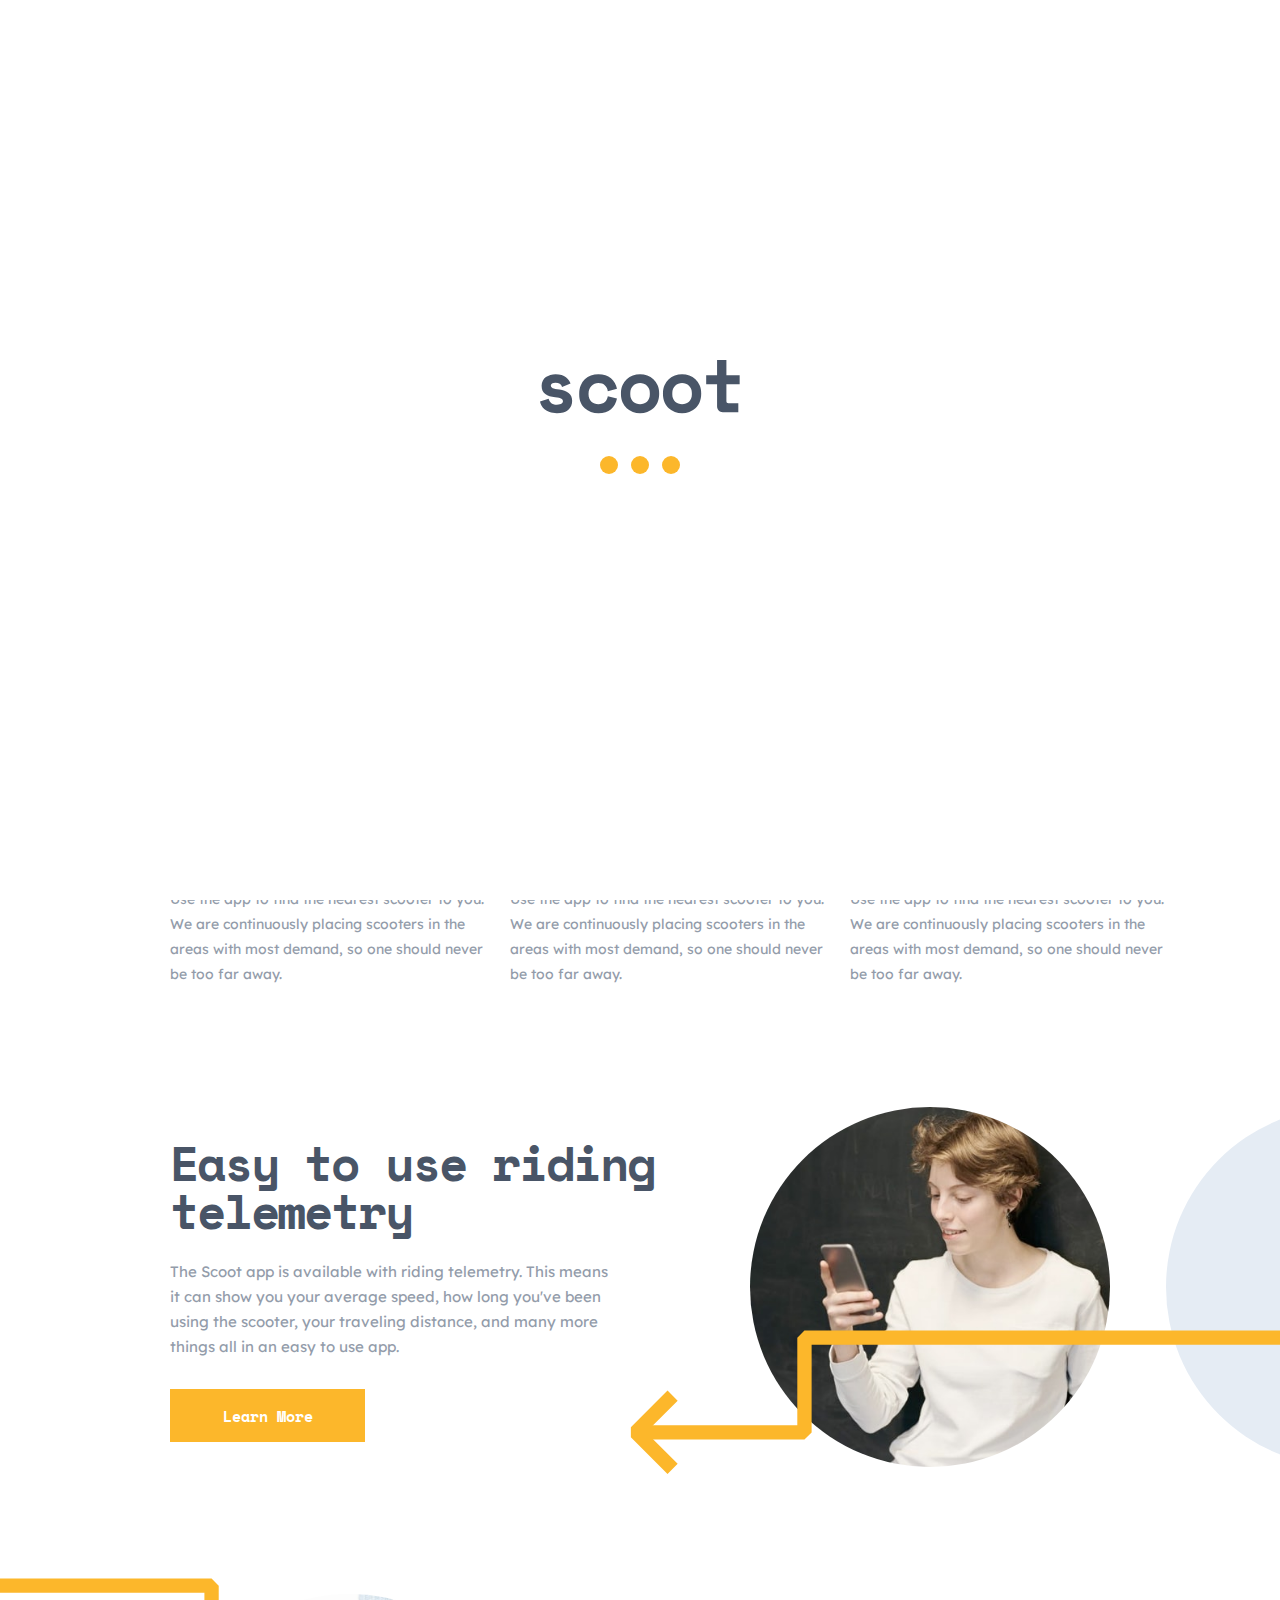
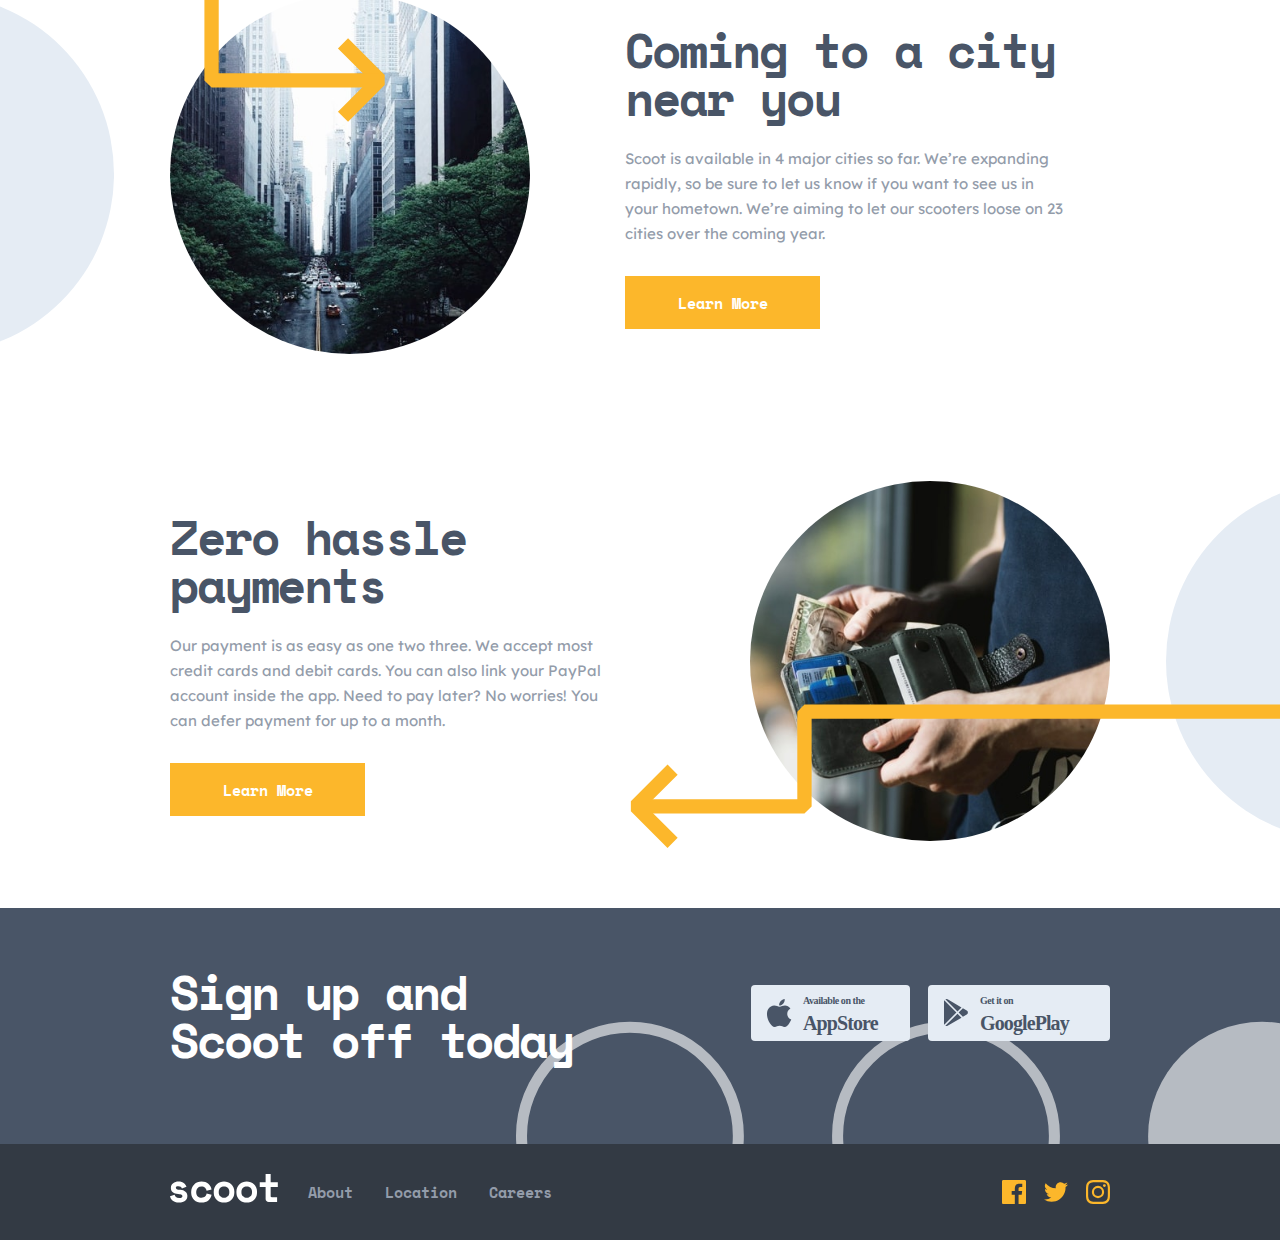
<file: index.html>
<!DOCTYPE html>
<html lang="en">

<head>
    <meta charset="UTF-8">
    <meta http-equiv="X-UA-Compatible" content="IE=edge">
    <meta name="viewport" content="width=device-width, initial-scale=1.0">
    <!-- Add a Favicon to your Site -->
    <link rel="icon" type="image/png" sizes="32x32" href="images/favicon-32x32.png">
    <!--Font Awesone Library -->
    <link rel="stylesheet" href="https://cdnjs.cloudflare.com/ajax/libs/font-awesome/6.1.1/css/all.min.css">
    <!-- Animate.css Library -->
    <link rel="stylesheet" href="https://cdnjs.cloudflare.com/ajax/libs/animate.css/4.1.1/animate.min.css" />
    <!--Main Template Css File-->
    <link rel="stylesheet" href="Css/style.css">
    <title>Home | Scoot multi-page website</title>
</head>

<body>
    <!-- start loader -->
    <section class="loader">
        <div class="container">
            <img src="images/logo.svg" alt="">
            <div class="balls">
                <div></div>
                <div></div>
                <div></div>
            </div>
        </div>
    </section>
    <div class="all">
        <header>
            <div class="container">
                <nav class="navigation">
                    <div class="icons">
                        <img class="hamburger" src="images/icons/hamburger.svg" alt="icon">
                        <img class="close" src="images/icons/close.svg" alt="icon">
                    </div>
                    <div class="cont-left">
                        <a href="index.html"><img class="logo" src="images/logo.svg" alt="logo"></a>
                        <ul>
                            <li><a href="Html/about.html">about</a></li>
                            <li><a href="Html/locations.html">location</a></li>
                            <li><a href="Html/careers.html">careers</a></li>
                        </ul>
                    </div>
                    <button class="btn-nav"><a href="#">get scootin</a></button>
                </nav>
            </div>
        </header>
        <main>
            <!-- start landing -->
            <section class="landing">
                <div class="container">
                    <p class="title">Scooter sharing made simple</p>
                    <p class="subtitle">Scoot takes the hassle out of urban mobility. Our bikes are placed in convenient
                        locations in
                        each of our cities. Use our app to locate the nearest bike, unlock it with a tap, and you’re
                        away!</p>
                    <button class="btn-lan"><a href="#">get scootin</a></button>
                </div>
            </section>
            <!-- start cards -->
            <section class="cards">
                <div class="container">
                    <div class="card">
                        <img class="in-icon" src="images/icons/locate.svg" alt="">
                        <div class="content">
                            <p class="title">Locate with app</p>
                            <p class="subtitle">Use the app to find the nearest scooter to you. We are continuously
                                placing
                                scooters in the areas with most demand, so one should never be too far away. </p>
                        </div>
                    </div>
                    <div class="card">
                        <img class="in-icon" src="images/icons/scooter.svg" alt="">
                        <div class="content">
                            <p class="title">Locate with app</p>
                            <p class="subtitle">Use the app to find the nearest scooter to you. We are continuously
                                placing
                                scooters in the areas with most demand, so one should never be too far away. </p>
                        </div>
                    </div>
                    <div class="card">
                        <img class="in-icon" src="images/icons/ride.svg" alt="">
                        <div class="content">
                            <p class="title">Locate with app</p>
                            <p class="subtitle">Use the app to find the nearest scooter to you. We are continuously
                                placing
                                scooters in the areas with most demand, so one should never be too far away. </p>
                        </div>
                    </div>
                </div>

            </section>
            <!-- start telemetry -->
            <section class="telemetry similar">
                <div class="container">
                    <div class="image-content">
                        <img class="avatar" src="images/home/telemetry.jpg" alt="avatar">
                    </div>
                    <div class="text-content">
                        <p class="title">Easy to use riding telemetry</p>
                        <p class="subtitle">The Scoot app is available with riding telemetry. This means it can show you
                            your average speed, how long you've been using the scooter, your traveling distance, and
                            many more things all in an easy to use app.</p>
                        <button class="btn-tel sim"><a href="#">learn more</a></button>
                    </div>
                </div>
            </section>
            <!-- start near-you -->
            <section class="near-you similar similar-row">
                <div class="container">
                    <div class="image-content">
                        <img class="avatar" src="images/home/near-you.jpg" alt="avatar">
                    </div>
                    <div class="text-content">
                        <p class="title">Coming to a city near you</p>
                        <p class="subtitle">Scoot is available in 4 major cities so far. We’re expanding rapidly, so be
                            sure to let us know if you want to see us in your hometown. We’re aiming to let our scooters
                            loose on 23 cities over the coming year.</p>
                        <button class="btn-near sim"><a href="#">learn more</a></button>
                    </div>
                </div>
            </section>
            <!-- start payments -->
            <section class="payments similar">
                <div class="container">
                    <div class="image-content">
                        <img class="avatar" src="images/home/payments.jpg" alt="avatar">
                    </div>
                    <div class="text-content">
                        <p class="title">Zero hassle payments</p>
                        <p class="subtitle">Our payment is as easy as one two three. We accept most credit cards and
                            debit cards. You can also link your PayPal account inside the app. Need to pay later? No
                            worries! You can defer payment for up to a month.</p>
                        <button class="btn-near sim"><a href="#">learn more</a></button>
                    </div>
                </div>
            </section>
            <!-- start Sign-up -->
            <section class="Sign-up">
                <div class="container">
                    <p>Sign up and Scoot off today</p>
                    <div class="images-buttons">
                        <a href="#"><img src="images/icons/app-store.svg" alt="app-store"></a>
                        <a href="#"><img src="images/icons/google-play.svg" alt="google-play"></a>
                    </div>
                </div>
            </section>
            <!-- start footer -->
            <footer class="footer">
                <div class="container">
                    <div class="content">
                        <a href="index.html"><svg class="logo-footer" xmlns="http://www.w3.org/2000/svg" width="108"
                                height="29">
                                <path fill="#495567"
                                    d="M9.12 28.56c2.613 0 4.64-.587 6.08-1.76 1.44-1.173 2.16-2.747 2.16-4.72v-.24c0-1.787-.64-3.18-1.92-4.18-1.28-1-2.933-1.607-4.96-1.82-1.76-.187-2.973-.42-3.64-.7-.667-.28-1-.74-1-1.38 0-.453.213-.833.64-1.14.427-.307 1.067-.46 1.92-.46.933 0 1.693.207 2.28.62.587.413 1 .98 1.24 1.7l4.56-1.84a8.834 8.834 0 00-.92-1.74c-.4-.6-.92-1.147-1.56-1.64-.64-.493-1.42-.893-2.34-1.2-.92-.307-2.007-.46-3.26-.46-.96 0-1.893.133-2.8.4a7.473 7.473 0 00-2.4 1.18 6.193 6.193 0 00-1.68 1.9c-.427.747-.64 1.613-.64 2.6v.24c0 1.893.66 3.327 1.98 4.3 1.32.973 3.1 1.553 5.34 1.74.827.08 1.513.187 2.06.32.547.133.98.3 1.3.5.32.2.54.413.66.64.12.227.18.473.18.74 0 .453-.233.873-.7 1.26-.467.387-1.327.58-2.58.58-1.413 0-2.46-.32-3.14-.96-.68-.64-1.127-1.387-1.34-2.24L0 22.32c.133.693.393 1.407.78 2.14.387.733.94 1.4 1.66 2 .72.6 1.627 1.1 2.72 1.5 1.093.4 2.413.6 3.96.6zm22.454 0c2.827 0 5.087-.72 6.78-2.16 1.694-1.44 2.767-3.333 3.22-5.68l-4.96-1.24c-.24 1.307-.766 2.347-1.58 3.12-.813.773-1.993 1.16-3.54 1.16-.72 0-1.4-.113-2.04-.34a4.704 4.704 0 01-1.68-1.02c-.48-.453-.86-1.02-1.14-1.7-.28-.68-.42-1.46-.42-2.34v-.24c0-.88.14-1.673.42-2.38.28-.707.66-1.307 1.14-1.8a5.005 5.005 0 011.68-1.14 5.25 5.25 0 012.04-.4c1.547 0 2.747.427 3.6 1.28.854.853 1.36 1.867 1.52 3.04l4.96-1.28c-.453-2.347-1.54-4.24-3.26-5.68-1.72-1.44-3.966-2.16-6.74-2.16-1.44 0-2.793.24-4.06.72a9.726 9.726 0 00-3.32 2.08c-.946.907-1.686 2-2.22 3.28-.533 1.28-.8 2.72-.8 4.32v.48c0 1.6.267 3.027.8 4.28.534 1.253 1.267 2.307 2.2 3.16.934.853 2.034 1.507 3.3 1.96 1.267.453 2.634.68 4.1.68zm22.455 0c1.36 0 2.66-.227 3.9-.68a9.997 9.997 0 003.3-1.98c.96-.867 1.72-1.933 2.28-3.2.56-1.267.84-2.727.84-4.38v-.48c0-1.627-.28-3.073-.84-4.34-.56-1.267-1.32-2.34-2.28-3.22a9.827 9.827 0 00-3.3-2c-1.24-.453-2.54-.68-3.9-.68-1.36 0-2.66.227-3.9.68a9.827 9.827 0 00-3.3 2c-.96.88-1.72 1.953-2.28 3.22-.56 1.267-.84 2.713-.84 4.34v.48c0 1.653.28 3.113.84 4.38.56 1.267 1.32 2.333 2.28 3.2a9.997 9.997 0 003.3 1.98c1.24.453 2.54.68 3.9.68zm0-4.8c-.72 0-1.4-.12-2.04-.36-.64-.24-1.2-.587-1.68-1.04a4.911 4.911 0 01-1.14-1.66c-.28-.653-.42-1.393-.42-2.22v-.8c0-.827.14-1.567.42-2.22.28-.653.66-1.207 1.14-1.66.48-.453 1.04-.8 1.68-1.04.64-.24 1.32-.36 2.04-.36s1.4.12 2.04.36c.64.24 1.2.587 1.68 1.04.48.453.86 1.007 1.14 1.66.28.653.42 1.393.42 2.22v.8c0 .827-.14 1.567-.42 2.22a4.911 4.911 0 01-1.14 1.66c-.48.453-1.04.8-1.68 1.04-.64.24-1.32.36-2.04.36zm22.694 4.8c1.36 0 2.66-.227 3.9-.68a9.997 9.997 0 003.3-1.98c.96-.867 1.72-1.933 2.28-3.2.56-1.267.84-2.727.84-4.38v-.48c0-1.627-.28-3.073-.84-4.34-.56-1.267-1.32-2.34-2.28-3.22a9.827 9.827 0 00-3.3-2c-1.24-.453-2.54-.68-3.9-.68-1.36 0-2.66.227-3.9.68a9.827 9.827 0 00-3.3 2c-.96.88-1.72 1.953-2.28 3.22-.56 1.267-.84 2.713-.84 4.34v.48c0 1.653.28 3.113.84 4.38.56 1.267 1.32 2.333 2.28 3.2a9.997 9.997 0 003.3 1.98c1.24.453 2.54.68 3.9.68zm0-4.8c-.72 0-1.4-.12-2.04-.36-.64-.24-1.2-.587-1.68-1.04a4.911 4.911 0 01-1.14-1.66c-.28-.653-.42-1.393-.42-2.22v-.8c0-.827.14-1.567.42-2.22.28-.653.66-1.207 1.14-1.66.48-.453 1.04-.8 1.68-1.04.64-.24 1.32-.36 2.04-.36s1.4.12 2.04.36c.64.24 1.2.587 1.68 1.04.48.453.86 1.007 1.14 1.66.28.653.42 1.393.42 2.22v.8c0 .827-.14 1.567-.42 2.22a4.911 4.911 0 01-1.14 1.66c-.48.453-1.04.8-1.68 1.04-.64.24-1.32.36-2.04.36zM107.097 28v-4.8h-5.36c-.72 0-1.08-.4-1.08-1.2v-9.04h7.16v-4.8h-7.16V0h-5.04v8.16h-5.88v4.8h5.88v11.92c0 .907.287 1.653.86 2.24.573.587 1.313.88 2.22.88h8.4z" />
                            </svg></a>
                        <ul>
                            <li><a href="Html/about.html">about</a></li>
                            <li><a href="Html/locations.html">location</a></li>
                            <li><a href="Html/careers.html">careers</a></li>
                        </ul>
                    </div>
                    <div class="social">
                        <svg class="facebook" xmlns="http://www.w3.org/2000/svg" width="24" height="24">
                            <path fill="#FCB72B"
                                d="M22.675 0H1.325C.593 0 0 .593 0 1.325v21.351C0 23.407.593 24 1.325 24H12.82v-9.294H9.692v-3.622h3.128V8.413c0-3.1 1.893-4.788 4.659-4.788 1.325 0 2.463.099 2.795.143v3.24l-1.918.001c-1.504 0-1.795.715-1.795 1.763v2.313h3.587l-.467 3.622h-3.12V24h6.116c.73 0 1.323-.593 1.323-1.325V1.325C24 .593 23.407 0 22.675 0z" />
                        </svg>
                        <svg class="twitter" xmlns="http://www.w3.org/2000/svg" width="24" height="20">
                            <path fill="#FCB72B"
                                d="M24 2.557a9.83 9.83 0 01-2.828.775A4.932 4.932 0 0023.337.608a9.864 9.864 0 01-3.127 1.195A4.916 4.916 0 0016.616.248c-3.179 0-5.515 2.966-4.797 6.045A13.978 13.978 0 011.671 1.149a4.93 4.93 0 001.523 6.574 4.903 4.903 0 01-2.229-.616c-.054 2.281 1.581 4.415 3.949 4.89a4.935 4.935 0 01-2.224.084 4.928 4.928 0 004.6 3.419A9.9 9.9 0 010 17.54a13.94 13.94 0 007.548 2.212c9.142 0 14.307-7.721 13.995-14.646A10.025 10.025 0 0024 2.557z" />
                        </svg>
                        <svg class="instagram" xmlns="http://www.w3.org/2000/svg" width="24" height="24">
                            <path fill="#FCB72B"
                                d="M12 2.163c3.204 0 3.584.012 4.85.07 3.252.148 4.771 1.691 4.919 4.919.058 1.265.069 1.645.069 4.849 0 3.205-.012 3.584-.069 4.849-.149 3.225-1.664 4.771-4.919 4.919-1.266.058-1.644.07-4.85.07-3.204 0-3.584-.012-4.849-.07-3.26-.149-4.771-1.699-4.919-4.92-.058-1.265-.07-1.644-.07-4.849 0-3.204.013-3.583.07-4.849.149-3.227 1.664-4.771 4.919-4.919 1.266-.057 1.645-.069 4.849-.069zM12 0C8.741 0 8.333.014 7.053.072 2.695.272.273 2.69.073 7.052.014 8.333 0 8.741 0 12c0 3.259.014 3.668.072 4.948.2 4.358 2.618 6.78 6.98 6.98C8.333 23.986 8.741 24 12 24c3.259 0 3.668-.014 4.948-.072 4.354-.2 6.782-2.618 6.979-6.98.059-1.28.073-1.689.073-4.948 0-3.259-.014-3.667-.072-4.947-.196-4.354-2.617-6.78-6.979-6.98C15.668.014 15.259 0 12 0zm0 5.838a6.162 6.162 0 100 12.324 6.162 6.162 0 000-12.324zM12 16a4 4 0 110-8 4 4 0 010 8zm6.406-11.845a1.44 1.44 0 100 2.881 1.44 1.44 0 000-2.881z" />
                        </svg>
                    </div>
                </div>
            </footer>
        </main>
    </div>
    <!--Main Template Java Script File-->
    <script src="JavaScript/app.js"></script>
</body>

</html>
</file>
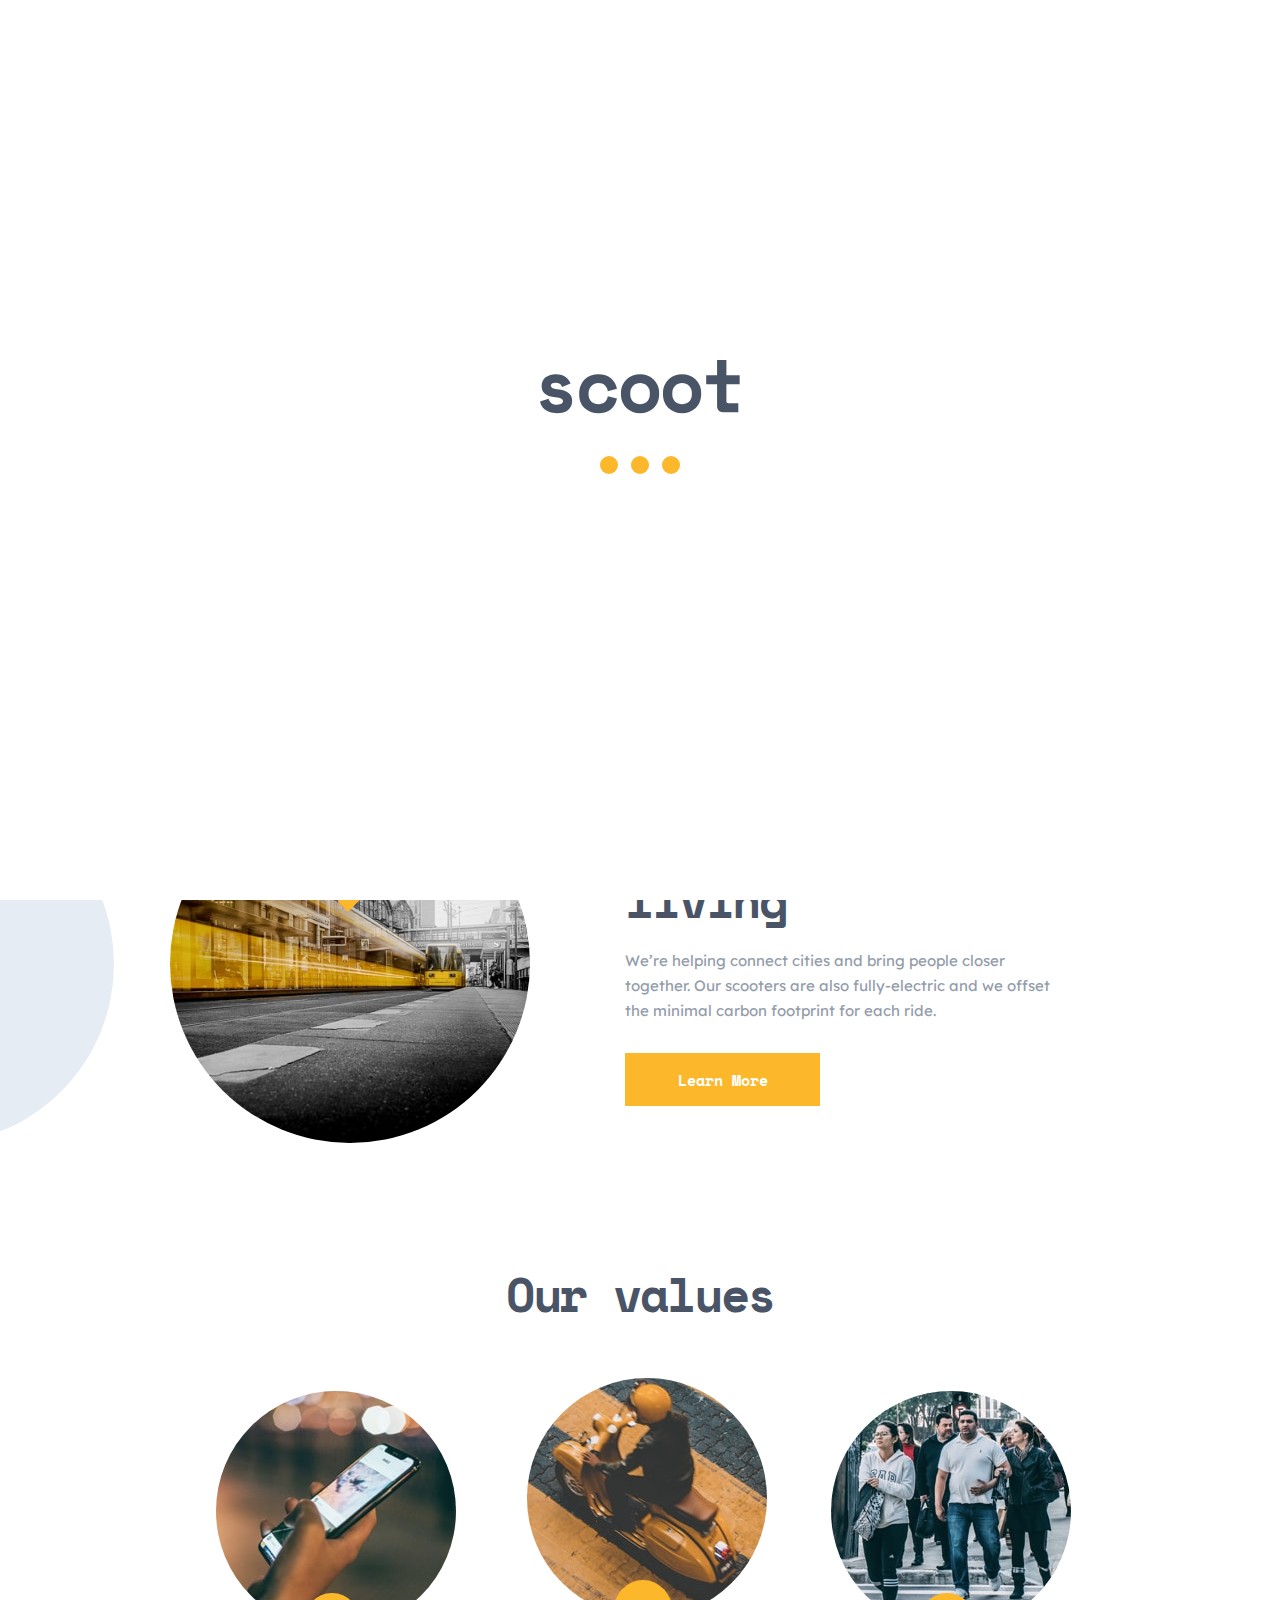
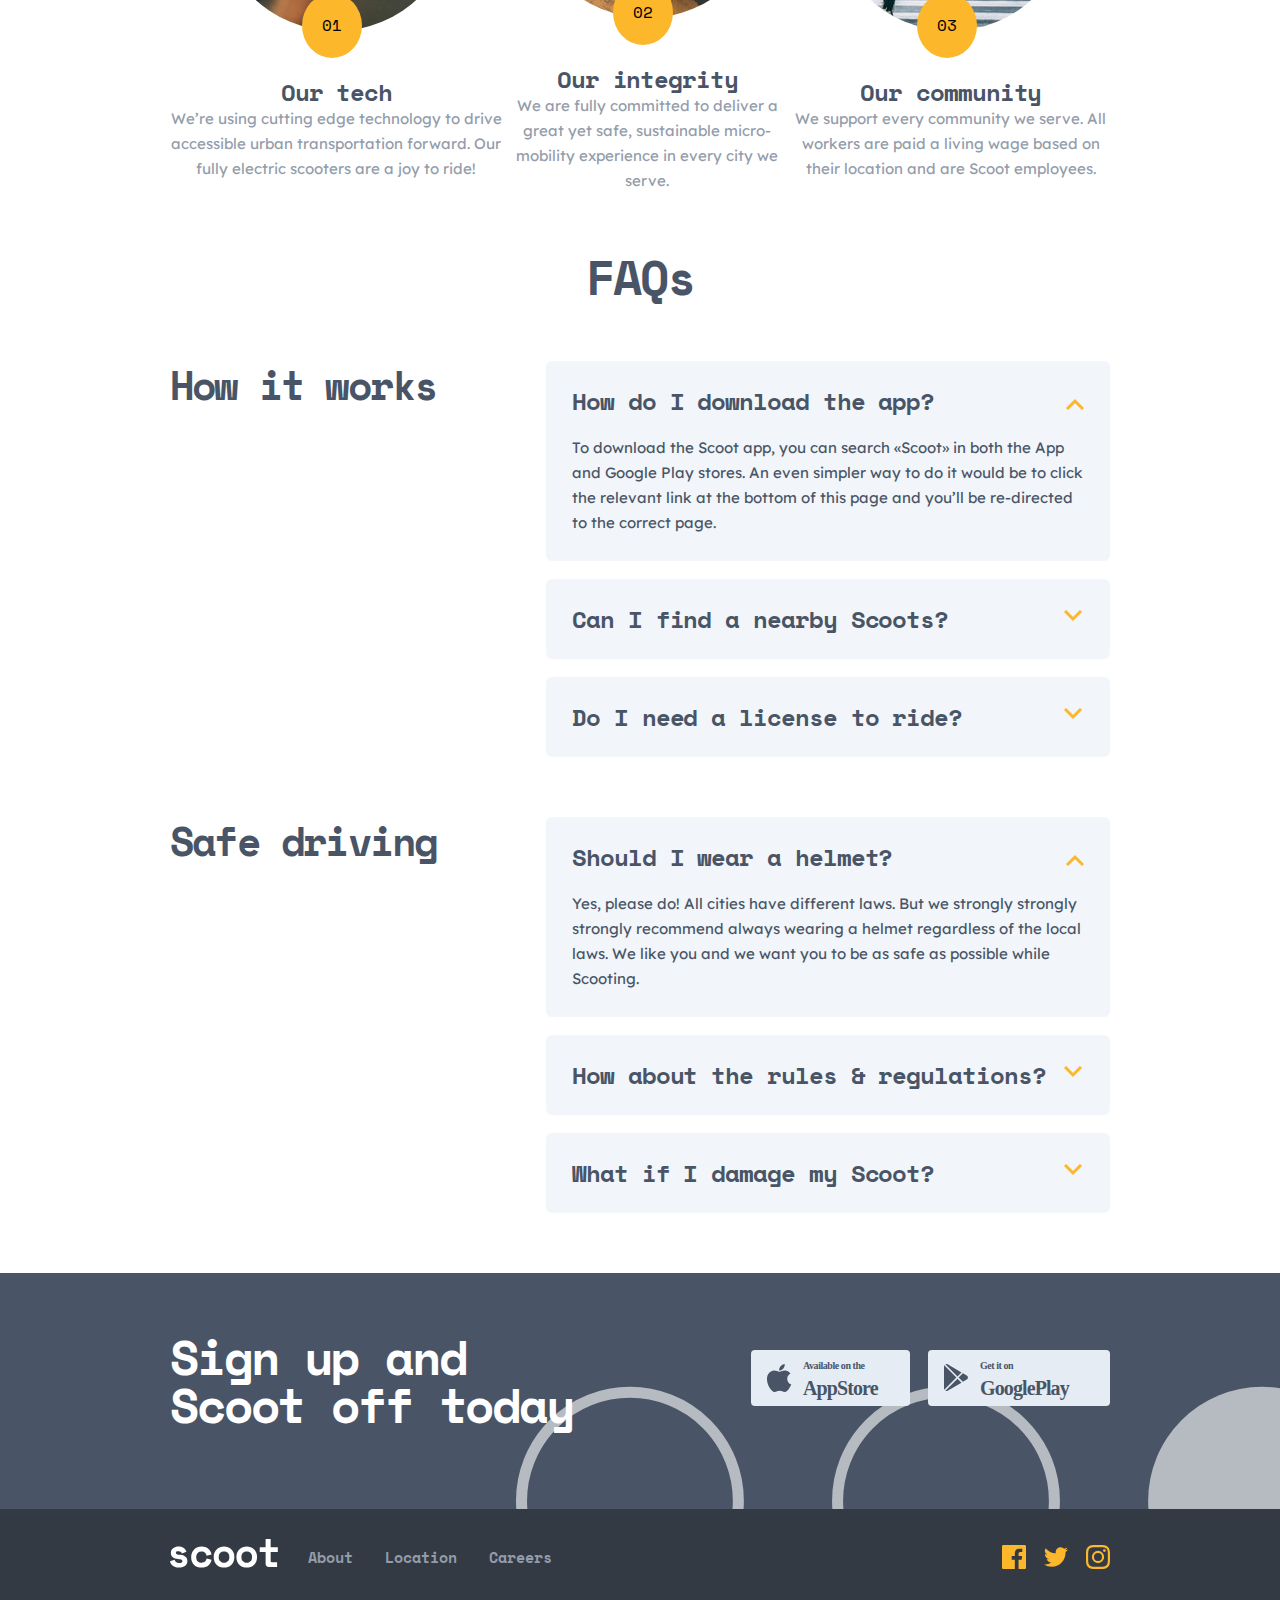
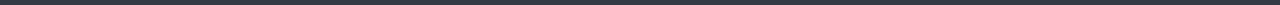
<file: Html/about.html>
<!DOCTYPE html>
<html lang="en">

<head>
    <meta charset="UTF-8">
    <meta http-equiv="X-UA-Compatible" content="IE=edge">
    <meta name="viewport" content="width=device-width, initial-scale=1.0">
    <!-- Add a Favicon to your Site -->
    <link rel="icon" type="image/png" sizes="32x32" href="../images/favicon-32x32.png">
    <!--Font Awesone Library -->
    <link rel="stylesheet" href="https://cdnjs.cloudflare.com/ajax/libs/font-awesome/6.1.1/css/all.min.css">
    <!-- Animate.css Library -->
    <link rel="stylesheet" href="https://cdnjs.cloudflare.com/ajax/libs/animate.css/4.1.1/animate.min.css" />
    <!--Main Template Css File-->
    <link rel="stylesheet" href="../Css/about.css">
    <title>About | Scoot multi-page website</title>
</head>

<body>
    <!-- start loader -->
    <section class="loader">
        <div class="container">
            <img src="../images/logo.svg" alt="">
            <div class="balls">
                <div></div>
                <div></div>
                <div></div>
            </div>
        </div>
    </section>
    <div class="all">
        <header>
            <div class="container">
                <nav class="navigation">
                    <div class="icons">
                        <img class="hamburger" src="../images/icons/hamburger.svg" alt="icon">
                        <img class="close" src="../images/icons/close.svg" alt="icon">
                    </div>
                    <div class="cont-left">
                        <a href="../index.html"><img class="logo" src="../images/logo.svg" alt="logo"></a>
                        <ul>
                            <li><a href="about.html">about</a></li>
                            <li><a href="locations.html">location</a></li>
                            <li><a href="careers.html">careers</a></li>
                        </ul>
                    </div>
                    <button class="btn-nav"><a href="#">get scootin</a></button>
                </nav>
            </div>
        </header>
        <main>
            <!-- start about -->
            <section class="about basic-title">
                <div class="container">
                    <p class="title">about</p>
                </div>
            </section>
            <!-- start digital -->
            <section class="digital similar">
                <div class="container">
                    <div class="image-content">
                        <img class="avatar" src="../images/about/digital-era.jpg" alt="avatar">
                    </div>
                    <div class="text-content">
                        <p class="title">Mobility for the digital era</p>
                        <p class="subtitle">Getting around should be simple (and even fun!) for everyone. We embrace
                            technology to provide low cost, smart access to scooters at your fingertips.</p>
                        <button class="btn-tel sim"><a href="#">learn more</a></button>
                    </div>
                </div>
            </section>
            <!-- start better -->
            <section class="better similar similar-row">
                <div class="container">
                    <div class="image-content">
                        <img class="avatar" src="../images/about/better-living.jpg" alt="avatar">
                    </div>
                    <div class="text-content">
                        <p class="title">Better urban living</p>
                        <p class="subtitle">We’re helping connect cities and bring people closer together. Our scooters
                            are also fully-electric and we offset the minimal carbon footprint for each ride.</p>
                        <button class="btn-near sim"><a href="#">learn more</a></button>
                    </div>
                </div>
            </section>
            <!-- start our-values -->
            <section class="our-values triple-circle">
                <div class="container">
                    <div class="main-heading">
                        <h2>Our values</h2>
                    </div>
                    <div class="triple-content">
                        <div class="circle">
                            <div class="img-circle">
                                <img src="../images/about/our-tech.jpg" alt="avatar">
                                <span class="circle">01</span>
                            </div>
                            <div class="text">
                                <p class="title">Our tech</p>
                                <p class="subtitle">We’re using cutting edge technology to drive accessible urban
                                    transportation forward. Our fully electric scooters are a joy to ride!</p>
                            </div>
                        </div>
                        <div class="circle">
                            <div class="img-circle">
                                <img src="../images/about/our-integrity.jpg" alt="avatar">
                                <span class="circle">02</span>
                            </div>
                            <div class="text">
                                <p class="title">Our integrity</p>
                                <p class="subtitle">We are fully committed to deliver a great yet safe, sustainable
                                    micro-mobility experience in every city we serve.</p>
                            </div>
                        </div>
                        <div class="circle">
                            <div class="img-circle">
                                <img src="../images/about/our-community.jpg" alt="avatar">
                                <span class="circle">03</span>
                            </div>
                            <div class="text">
                                <p class="title">Our community</p>
                                <p class="subtitle">We support every community we serve. All workers are paid a living
                                    wage based on their location and are Scoot employees.</p>
                            </div>
                        </div>
                    </div>
                </div>
            </section>
            <!-- start FAQs -->
            <section class="faqs">
                <div class="container">
                    <div class="main-heading">
                        <h2>FAQs</h2>
                    </div>
                    <div class="faqs-content">
                        <div class="works how ">
                            <div class="text">
                                <p class="title">How it works</p>
                            </div>
                            <div class="faq">
                                <div class="rectangular">
                                    <div class="line">
                                        <h3>How do I download the app?</h3>
                                        <svg class="chevron round" xmlns="http://www.w3.org/2000/svg" width="18"
                                            height="12">
                                            <path fill="none" stroke="#FCB72B" stroke-width="3" d="M1 1l8 8 8-8" />
                                        </svg>
                                    </div>
                                    <p class="show-all show">To download the Scoot app, you can search «Scoot» in both
                                        the
                                        App and Google
                                        Play stores. An even simpler way to do it would be to click the relevant link at
                                        the bottom of this page and you’ll be re-directed to the correct page.</p>
                                </div>
                                <div class="rectangular">
                                    <div class="line">
                                        <h3>Can I find a nearby Scoots?</h3>
                                        <svg class="chevron" xmlns="http://www.w3.org/2000/svg" width="18" height="12">
                                            <path fill="none" stroke="#FCB72B" stroke-width="3" d="M1 1l8 8 8-8" />
                                        </svg>
                                    </div>
                                    <p class="show-all hide">Definitely! Simply open up the app and allow us to find
                                        your
                                        location while using it. We’ll show you all of the closest Scoots and some extra
                                        useful information.</p>
                                </div>
                                <div class="rectangular">
                                    <div class="line">
                                        <h3>Do I need a license to ride?</h3>
                                        <svg class="chevron" xmlns="http://www.w3.org/2000/svg" width="18" height="12">
                                            <path fill="none" stroke="#FCB72B" stroke-width="3" d="M1 1l8 8 8-8" />
                                        </svg>
                                    </div>
                                    <p class="show-all hide">Yup! We provide information inside the app regarding local
                                        laws
                                        and the license you need to be able to ride our Scoots.</p>
                                </div>
                            </div>
                        </div>
                        <div class="driving how ">
                            <div class="text">
                                <p class="title">Safe driving</p>
                            </div>
                            <div class="faq">
                                <div class="rectangular">
                                    <div class="line">
                                        <h3>Should I wear a helmet?</h3>
                                        <svg class="chevron round" xmlns="http://www.w3.org/2000/svg" width="18"
                                            height="12">
                                            <path fill="none" stroke="#FCB72B" stroke-width="3" d="M1 1l8 8 8-8" />
                                        </svg>
                                    </div>
                                    <p class="show-all show">Yes, please do! All cities have different laws. But we
                                        strongly
                                        strongly strongly recommend always wearing a helmet regardless of the local
                                        laws. We like you and we want you to be as safe as possible while Scooting.</p>
                                </div>
                                <div class="rectangular">
                                    <div class="line">
                                        <h3>How about the rules & regulations?</h3>
                                        <svg class="chevron" xmlns="http://www.w3.org/2000/svg" width="18" height="12">
                                            <path fill="none" stroke="#FCB72B" stroke-width="3" d="M1 1l8 8 8-8" />
                                        </svg>
                                    </div>
                                    <p class="show-all hide">Now is not the time to be a rule breaker. Be sure you’re
                                        complying with all local laws and regulations. Also, just be a good human being.
                                        Be sure not to park your Scoot where it can block access to buildings or get in
                                        people’s way.</p>
                                </div>
                                <div class="rectangular">
                                    <div class="line">
                                        <h3>What if I damage my Scoot?</h3>
                                        <svg class="chevron" xmlns="http://www.w3.org/2000/svg" width="18" height="12">
                                            <path fill="none" stroke="#FCB72B" stroke-width="3" d="M1 1l8 8 8-8" />
                                        </svg>
                                    </div>
                                    <p class="show-all hide">Be sure to read our terms and conditions carefully. Not the
                                        most fun job we know but we make it as clear as possible. There’s an option to
                                        add insurance for each trip, or you can sign up for annual insurance if you’re a
                                        regular Scooter.</p>
                                </div>
                            </div>
                        </div>
                    </div>
                </div>
            </section>
            <!-- start Sign-up -->
            <section class="Sign-up">
                <div class="container">
                    <p>Sign up and Scoot off today</p>
                    <div class="images-buttons">
                        <a href="#"><img src="../images/icons/app-store.svg" alt="app-store"></a>
                        <a href="#"><img src="../images/icons/google-play.svg" alt="google-play"></a>
                    </div>
                </div>
            </section>
            <!-- start footer -->
            <footer class="footer">
                <div class="container">
                    <div class="content">
                        <a href="../index.html"><svg class="logo-footer" xmlns="http://www.w3.org/2000/svg" width="108"
                                height="29">
                                <path fill="#495567"
                                    d="M9.12 28.56c2.613 0 4.64-.587 6.08-1.76 1.44-1.173 2.16-2.747 2.16-4.72v-.24c0-1.787-.64-3.18-1.92-4.18-1.28-1-2.933-1.607-4.96-1.82-1.76-.187-2.973-.42-3.64-.7-.667-.28-1-.74-1-1.38 0-.453.213-.833.64-1.14.427-.307 1.067-.46 1.92-.46.933 0 1.693.207 2.28.62.587.413 1 .98 1.24 1.7l4.56-1.84a8.834 8.834 0 00-.92-1.74c-.4-.6-.92-1.147-1.56-1.64-.64-.493-1.42-.893-2.34-1.2-.92-.307-2.007-.46-3.26-.46-.96 0-1.893.133-2.8.4a7.473 7.473 0 00-2.4 1.18 6.193 6.193 0 00-1.68 1.9c-.427.747-.64 1.613-.64 2.6v.24c0 1.893.66 3.327 1.98 4.3 1.32.973 3.1 1.553 5.34 1.74.827.08 1.513.187 2.06.32.547.133.98.3 1.3.5.32.2.54.413.66.64.12.227.18.473.18.74 0 .453-.233.873-.7 1.26-.467.387-1.327.58-2.58.58-1.413 0-2.46-.32-3.14-.96-.68-.64-1.127-1.387-1.34-2.24L0 22.32c.133.693.393 1.407.78 2.14.387.733.94 1.4 1.66 2 .72.6 1.627 1.1 2.72 1.5 1.093.4 2.413.6 3.96.6zm22.454 0c2.827 0 5.087-.72 6.78-2.16 1.694-1.44 2.767-3.333 3.22-5.68l-4.96-1.24c-.24 1.307-.766 2.347-1.58 3.12-.813.773-1.993 1.16-3.54 1.16-.72 0-1.4-.113-2.04-.34a4.704 4.704 0 01-1.68-1.02c-.48-.453-.86-1.02-1.14-1.7-.28-.68-.42-1.46-.42-2.34v-.24c0-.88.14-1.673.42-2.38.28-.707.66-1.307 1.14-1.8a5.005 5.005 0 011.68-1.14 5.25 5.25 0 012.04-.4c1.547 0 2.747.427 3.6 1.28.854.853 1.36 1.867 1.52 3.04l4.96-1.28c-.453-2.347-1.54-4.24-3.26-5.68-1.72-1.44-3.966-2.16-6.74-2.16-1.44 0-2.793.24-4.06.72a9.726 9.726 0 00-3.32 2.08c-.946.907-1.686 2-2.22 3.28-.533 1.28-.8 2.72-.8 4.32v.48c0 1.6.267 3.027.8 4.28.534 1.253 1.267 2.307 2.2 3.16.934.853 2.034 1.507 3.3 1.96 1.267.453 2.634.68 4.1.68zm22.455 0c1.36 0 2.66-.227 3.9-.68a9.997 9.997 0 003.3-1.98c.96-.867 1.72-1.933 2.28-3.2.56-1.267.84-2.727.84-4.38v-.48c0-1.627-.28-3.073-.84-4.34-.56-1.267-1.32-2.34-2.28-3.22a9.827 9.827 0 00-3.3-2c-1.24-.453-2.54-.68-3.9-.68-1.36 0-2.66.227-3.9.68a9.827 9.827 0 00-3.3 2c-.96.88-1.72 1.953-2.28 3.22-.56 1.267-.84 2.713-.84 4.34v.48c0 1.653.28 3.113.84 4.38.56 1.267 1.32 2.333 2.28 3.2a9.997 9.997 0 003.3 1.98c1.24.453 2.54.68 3.9.68zm0-4.8c-.72 0-1.4-.12-2.04-.36-.64-.24-1.2-.587-1.68-1.04a4.911 4.911 0 01-1.14-1.66c-.28-.653-.42-1.393-.42-2.22v-.8c0-.827.14-1.567.42-2.22.28-.653.66-1.207 1.14-1.66.48-.453 1.04-.8 1.68-1.04.64-.24 1.32-.36 2.04-.36s1.4.12 2.04.36c.64.24 1.2.587 1.68 1.04.48.453.86 1.007 1.14 1.66.28.653.42 1.393.42 2.22v.8c0 .827-.14 1.567-.42 2.22a4.911 4.911 0 01-1.14 1.66c-.48.453-1.04.8-1.68 1.04-.64.24-1.32.36-2.04.36zm22.694 4.8c1.36 0 2.66-.227 3.9-.68a9.997 9.997 0 003.3-1.98c.96-.867 1.72-1.933 2.28-3.2.56-1.267.84-2.727.84-4.38v-.48c0-1.627-.28-3.073-.84-4.34-.56-1.267-1.32-2.34-2.28-3.22a9.827 9.827 0 00-3.3-2c-1.24-.453-2.54-.68-3.9-.68-1.36 0-2.66.227-3.9.68a9.827 9.827 0 00-3.3 2c-.96.88-1.72 1.953-2.28 3.22-.56 1.267-.84 2.713-.84 4.34v.48c0 1.653.28 3.113.84 4.38.56 1.267 1.32 2.333 2.28 3.2a9.997 9.997 0 003.3 1.98c1.24.453 2.54.68 3.9.68zm0-4.8c-.72 0-1.4-.12-2.04-.36-.64-.24-1.2-.587-1.68-1.04a4.911 4.911 0 01-1.14-1.66c-.28-.653-.42-1.393-.42-2.22v-.8c0-.827.14-1.567.42-2.22.28-.653.66-1.207 1.14-1.66.48-.453 1.04-.8 1.68-1.04.64-.24 1.32-.36 2.04-.36s1.4.12 2.04.36c.64.24 1.2.587 1.68 1.04.48.453.86 1.007 1.14 1.66.28.653.42 1.393.42 2.22v.8c0 .827-.14 1.567-.42 2.22a4.911 4.911 0 01-1.14 1.66c-.48.453-1.04.8-1.68 1.04-.64.24-1.32.36-2.04.36zM107.097 28v-4.8h-5.36c-.72 0-1.08-.4-1.08-1.2v-9.04h7.16v-4.8h-7.16V0h-5.04v8.16h-5.88v4.8h5.88v11.92c0 .907.287 1.653.86 2.24.573.587 1.313.88 2.22.88h8.4z" />
                            </svg></a>
                        <ul>
                            <li><a href="about.html">about</a></li>
                            <li><a href="locations.html">location</a></li>
                            <li><a href="careers.html">careers</a></li>
                        </ul>
                    </div>
                    <div class="social">
                        <svg class="facebook" xmlns="http://www.w3.org/2000/svg" width="24" height="24">
                            <path fill="#FCB72B"
                                d="M22.675 0H1.325C.593 0 0 .593 0 1.325v21.351C0 23.407.593 24 1.325 24H12.82v-9.294H9.692v-3.622h3.128V8.413c0-3.1 1.893-4.788 4.659-4.788 1.325 0 2.463.099 2.795.143v3.24l-1.918.001c-1.504 0-1.795.715-1.795 1.763v2.313h3.587l-.467 3.622h-3.12V24h6.116c.73 0 1.323-.593 1.323-1.325V1.325C24 .593 23.407 0 22.675 0z" />
                        </svg>
                        <svg class="twitter" xmlns="http://www.w3.org/2000/svg" width="24" height="20">
                            <path fill="#FCB72B"
                                d="M24 2.557a9.83 9.83 0 01-2.828.775A4.932 4.932 0 0023.337.608a9.864 9.864 0 01-3.127 1.195A4.916 4.916 0 0016.616.248c-3.179 0-5.515 2.966-4.797 6.045A13.978 13.978 0 011.671 1.149a4.93 4.93 0 001.523 6.574 4.903 4.903 0 01-2.229-.616c-.054 2.281 1.581 4.415 3.949 4.89a4.935 4.935 0 01-2.224.084 4.928 4.928 0 004.6 3.419A9.9 9.9 0 010 17.54a13.94 13.94 0 007.548 2.212c9.142 0 14.307-7.721 13.995-14.646A10.025 10.025 0 0024 2.557z" />
                        </svg>
                        <svg class="instagram" xmlns="http://www.w3.org/2000/svg" width="24" height="24">
                            <path fill="#FCB72B"
                                d="M12 2.163c3.204 0 3.584.012 4.85.07 3.252.148 4.771 1.691 4.919 4.919.058 1.265.069 1.645.069 4.849 0 3.205-.012 3.584-.069 4.849-.149 3.225-1.664 4.771-4.919 4.919-1.266.058-1.644.07-4.85.07-3.204 0-3.584-.012-4.849-.07-3.26-.149-4.771-1.699-4.919-4.92-.058-1.265-.07-1.644-.07-4.849 0-3.204.013-3.583.07-4.849.149-3.227 1.664-4.771 4.919-4.919 1.266-.057 1.645-.069 4.849-.069zM12 0C8.741 0 8.333.014 7.053.072 2.695.272.273 2.69.073 7.052.014 8.333 0 8.741 0 12c0 3.259.014 3.668.072 4.948.2 4.358 2.618 6.78 6.98 6.98C8.333 23.986 8.741 24 12 24c3.259 0 3.668-.014 4.948-.072 4.354-.2 6.782-2.618 6.979-6.98.059-1.28.073-1.689.073-4.948 0-3.259-.014-3.667-.072-4.947-.196-4.354-2.617-6.78-6.979-6.98C15.668.014 15.259 0 12 0zm0 5.838a6.162 6.162 0 100 12.324 6.162 6.162 0 000-12.324zM12 16a4 4 0 110-8 4 4 0 010 8zm6.406-11.845a1.44 1.44 0 100 2.881 1.44 1.44 0 000-2.881z" />
                        </svg>
                    </div>
                </div>
            </footer>
        </main>
    </div>
    <!--Main Template Java Script File-->
    <script src="../JavaScript/app.js"></script>
</body>

</html>
</file>
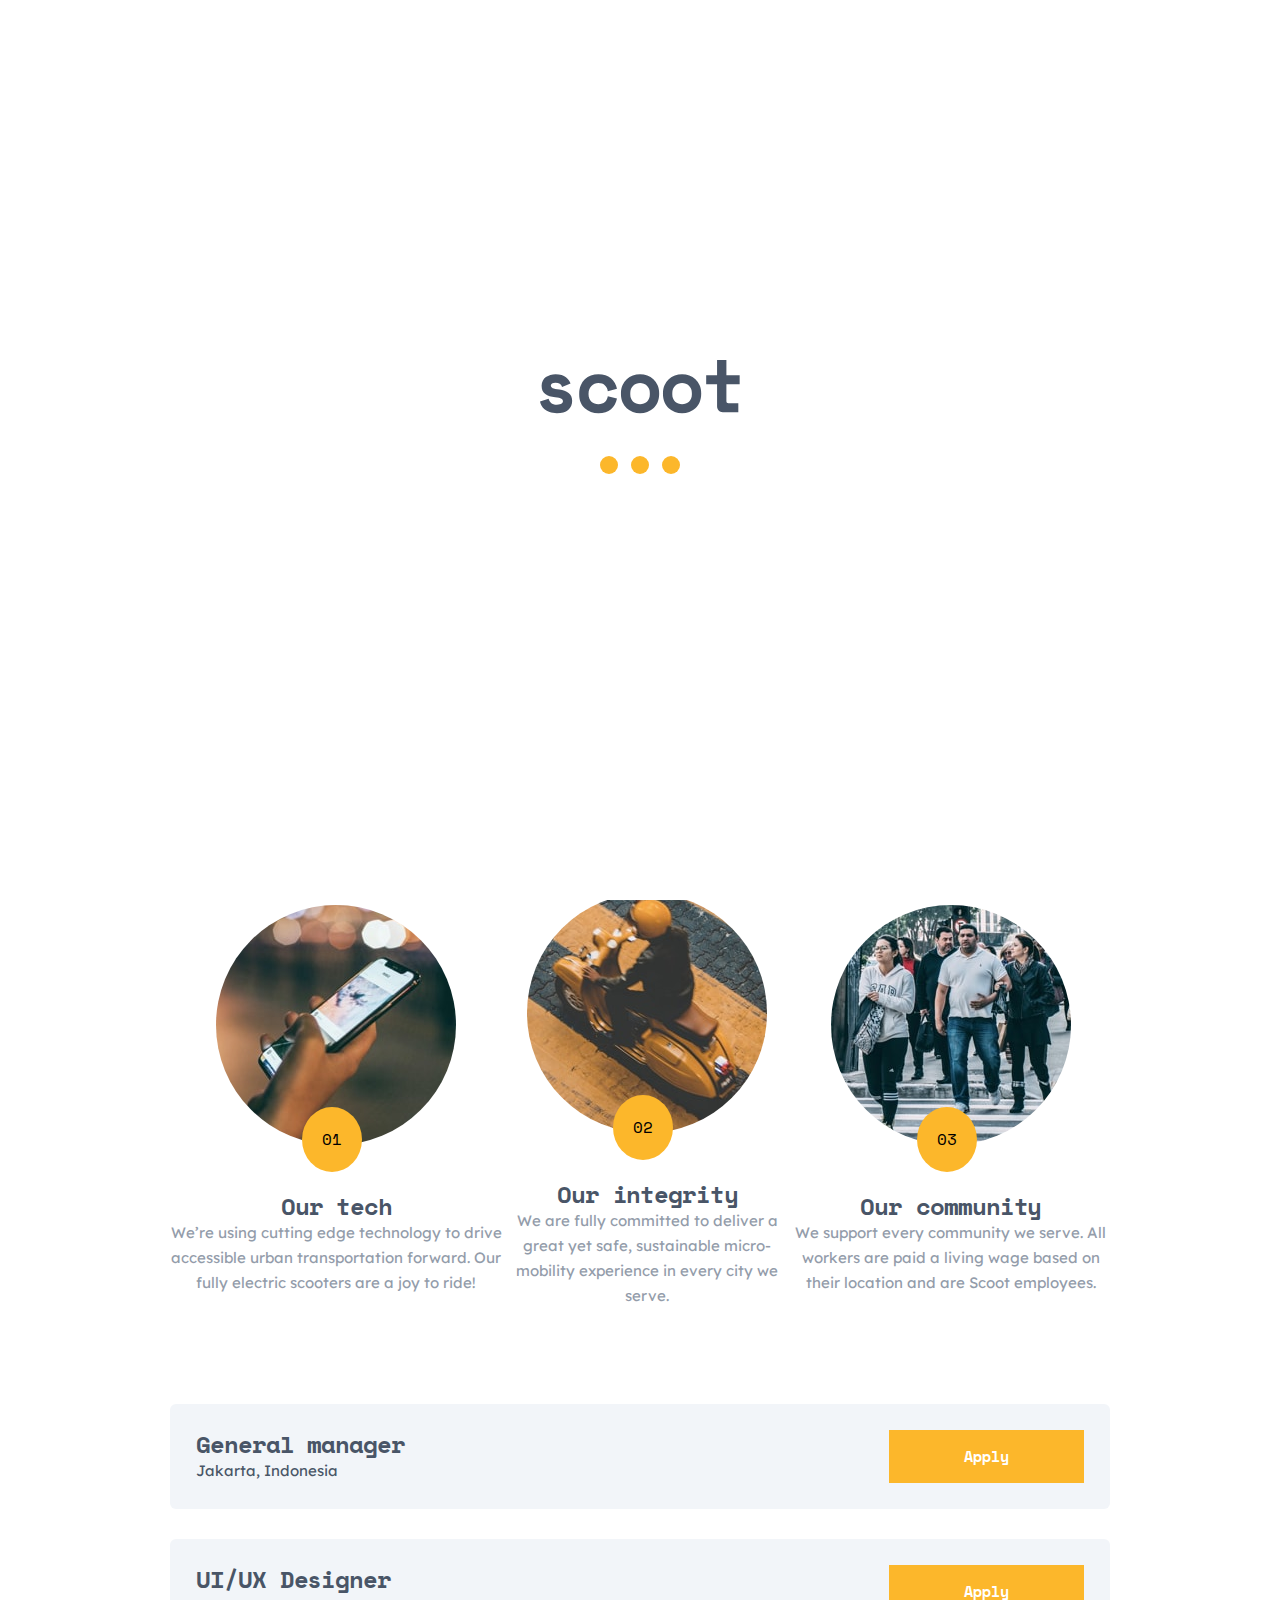
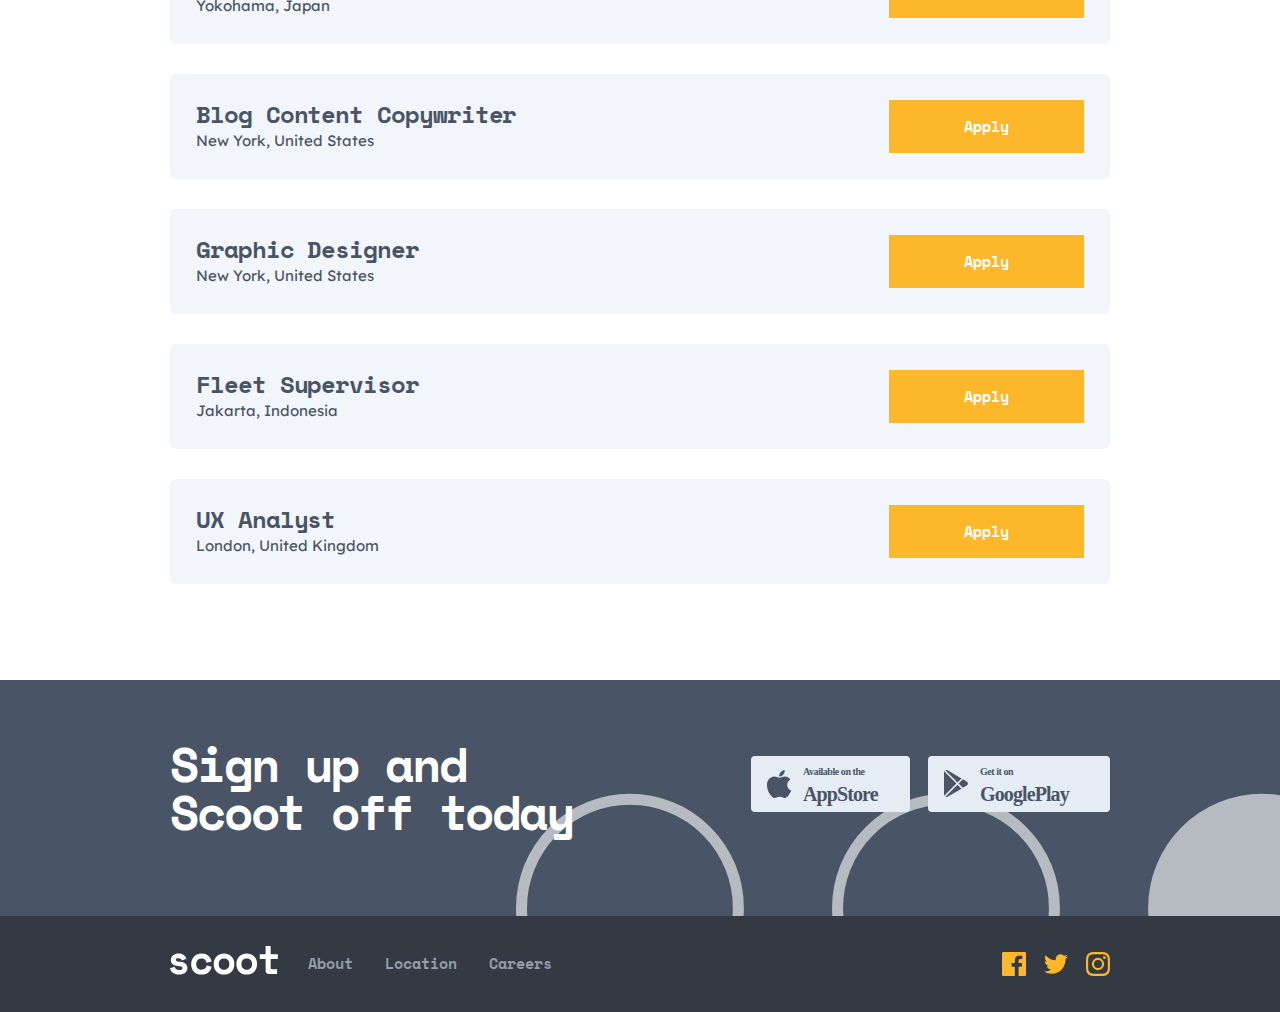
<file: Html/careers.html>
<!DOCTYPE html>
<html lang="en">

<head>
    <meta charset="UTF-8">
    <meta http-equiv="X-UA-Compatible" content="IE=edge">
    <meta name="viewport" content="width=device-width, initial-scale=1.0">
    <!-- Add a Favicon to your Site -->
    <link rel="icon" type="image/png" sizes="32x32" href="../images/favicon-32x32.png">
    <!--Font Awesone Library -->
    <link rel="stylesheet" href="https://cdnjs.cloudflare.com/ajax/libs/font-awesome/6.1.1/css/all.min.css">
    <!-- Animate.css Library -->
    <link rel="stylesheet" href="https://cdnjs.cloudflare.com/ajax/libs/animate.css/4.1.1/animate.min.css" />
    <!--Main Template Css File-->
    <link rel="stylesheet" href="../Css/careers.css">
    <title>Careers | Scoot multi-page website</title>
</head>

<body>
    <!-- start loader -->
    <section class="loader">
        <div class="container">
            <img src="../images/logo.svg" alt="">
            <div class="balls">
                <div></div>
                <div></div>
                <div></div>
            </div>
        </div>
    </section>
    <div class="all">
        <header>
            <div class="container">
                <nav class="navigation">
                    <div class="icons">
                        <img class="hamburger" src="../images/icons/hamburger.svg" alt="icon">
                        <img class="close" src="../images/icons/close.svg" alt="icon">
                    </div>
                    <div class="cont-left">
                        <a href="../index.html"><img class="logo" src="../images/logo.svg" alt="logo"></a>
                        <ul>
                            <li><a href="about.html">about</a></li>
                            <li><a href="locations.html">location</a></li>
                            <li><a href="careers.html">careers</a></li>
                        </ul>
                    </div>
                    <button class="btn-nav"><a href="#">get scootin</a></button>
                </nav>
            </div>
        </header>
        <main>
            <!-- start careers -->
            <section class="careers basic-title">
                <div class="container">
                    <p class="title">careers</p>
                </div>
            </section>
            <!-- start mission -->
            <section class="mission similar">
                <div class="container">
                    <div class="image-content">
                        <img class="avatar" src="../images/careers/join-us.jpg" alt="avatar">
                    </div>
                    <div class="text-content">
                        <p class="title">Care to join our mission?</p>
                        <p class="subtitle">We’re always looking for ambitious individuals to help us on our journey. If
                            you’re passionate about our mission to provide clean, accessible transport to improve urban
                            living we want to hear from you!</p>
                        <button class="btn-mis sim"><a href="#">Say Hello</a></button>
                    </div>
                </div>
            </section>
            <!-- start us -->
            <section class="us triple-circle">
                <div class="container">
                    <div class="main-heading">
                        <h2>Why join us?</h2>
                    </div>
                    <div class="triple-content">
                        <div class="circle">
                            <div class="img-circle">
                                <img src="../images/about/our-tech.jpg" alt="avatar">
                                <span class="circle">01</span>
                            </div>
                            <div class="text">
                                <p class="title">Our tech</p>
                                <p class="subtitle">We’re using cutting edge technology to drive accessible urban
                                    transportation forward. Our fully electric scooters are a joy to ride!</p>
                            </div>
                        </div>
                        <div class="circle">
                            <div class="img-circle">
                                <img src="../images/about/our-integrity.jpg" alt="avatar">
                                <span class="circle">02</span>
                            </div>
                            <div class="text">
                                <p class="title">Our integrity</p>
                                <p class="subtitle">We are fully committed to deliver a great yet safe, sustainable
                                    micro-mobility experience in every city we serve.</p>
                            </div>
                        </div>
                        <div class="circle">
                            <div class="img-circle">
                                <img src="../images/about/our-community.jpg" alt="avatar">
                                <span class="circle">03</span>
                            </div>
                            <div class="text">
                                <p class="title">Our community</p>
                                <p class="subtitle">We support every community we serve. All workers are paid a living
                                    wage based on their location and are Scoot employees.</p>
                            </div>
                        </div>
                    </div>
                </div>
            </section>
            <!-- start jobs -->
            <section class="jobs">
                <div class="container">
                    <ul class="jobs-list">
                        <li class="job-item">
                            <div class="text">
                                <p class="job-title">General manager</p>
                                <p class="job-place">Jakarta, Indonesia</p>
                            </div>
                            <button class="btn-job"><a href="#">apply</a></button>
                        </li>
                        <li class="job-item">
                            <div class="text">
                                <p class="job-title">UI/UX Designer</p>
                                <p class="job-place">Yokohama, Japan</p>
                            </div>
                            <button class="btn-job"><a href="#">apply</a></button>
                        </li>
                        <li class="job-item">
                            <div class="text">
                                <p class="job-title">Blog Content Copywriter</p>
                                <p class="job-place">New York, United States</p>
                            </div>
                            <button class="btn-job"><a href="#">apply</a></button>
                        </li>
                        <li class="job-item">
                            <div class="text">
                                <p class="job-title">Graphic Designer</p>
                                <p class="job-place">New York, United States</p>
                            </div>
                            <button class="btn-job"><a href="#">apply</a></button>
                        </li>
                        <li class="job-item">
                            <div class="text">
                                <p class="job-title">Fleet Supervisor</p>
                                <p class="job-place">Jakarta, Indonesia</p>
                            </div>
                            <button class="btn-job"><a href="#">apply</a></button>
                        </li>
                        <li class="job-item">
                            <div class="text">
                                <p class="job-title">UX Analyst</p>
                                <p class="job-place">London, United Kingdom</p>
                            </div>
                            <button class="btn-job"><a href="#">apply</a></button>
                        </li>
                    </ul>
                </div>
            </section>
            <!-- start Sign-up -->
            <section class="Sign-up">
                <div class="container">
                    <p>Sign up and Scoot off today</p>
                    <div class="images-buttons">
                        <a href="#"><img src="../images/icons/app-store.svg" alt="app-store"></a>
                        <a href="#"><img src="../images/icons/google-play.svg" alt="google-play"></a>
                    </div>
                </div>
            </section>
            <!-- start footer -->
            <footer class="footer">
                <div class="container">
                    <div class="content">
                        <a href="../index.html"><svg class="logo-footer" xmlns="http://www.w3.org/2000/svg" width="108"
                                height="29">
                                <path fill="#495567"
                                    d="M9.12 28.56c2.613 0 4.64-.587 6.08-1.76 1.44-1.173 2.16-2.747 2.16-4.72v-.24c0-1.787-.64-3.18-1.92-4.18-1.28-1-2.933-1.607-4.96-1.82-1.76-.187-2.973-.42-3.64-.7-.667-.28-1-.74-1-1.38 0-.453.213-.833.64-1.14.427-.307 1.067-.46 1.92-.46.933 0 1.693.207 2.28.62.587.413 1 .98 1.24 1.7l4.56-1.84a8.834 8.834 0 00-.92-1.74c-.4-.6-.92-1.147-1.56-1.64-.64-.493-1.42-.893-2.34-1.2-.92-.307-2.007-.46-3.26-.46-.96 0-1.893.133-2.8.4a7.473 7.473 0 00-2.4 1.18 6.193 6.193 0 00-1.68 1.9c-.427.747-.64 1.613-.64 2.6v.24c0 1.893.66 3.327 1.98 4.3 1.32.973 3.1 1.553 5.34 1.74.827.08 1.513.187 2.06.32.547.133.98.3 1.3.5.32.2.54.413.66.64.12.227.18.473.18.74 0 .453-.233.873-.7 1.26-.467.387-1.327.58-2.58.58-1.413 0-2.46-.32-3.14-.96-.68-.64-1.127-1.387-1.34-2.24L0 22.32c.133.693.393 1.407.78 2.14.387.733.94 1.4 1.66 2 .72.6 1.627 1.1 2.72 1.5 1.093.4 2.413.6 3.96.6zm22.454 0c2.827 0 5.087-.72 6.78-2.16 1.694-1.44 2.767-3.333 3.22-5.68l-4.96-1.24c-.24 1.307-.766 2.347-1.58 3.12-.813.773-1.993 1.16-3.54 1.16-.72 0-1.4-.113-2.04-.34a4.704 4.704 0 01-1.68-1.02c-.48-.453-.86-1.02-1.14-1.7-.28-.68-.42-1.46-.42-2.34v-.24c0-.88.14-1.673.42-2.38.28-.707.66-1.307 1.14-1.8a5.005 5.005 0 011.68-1.14 5.25 5.25 0 012.04-.4c1.547 0 2.747.427 3.6 1.28.854.853 1.36 1.867 1.52 3.04l4.96-1.28c-.453-2.347-1.54-4.24-3.26-5.68-1.72-1.44-3.966-2.16-6.74-2.16-1.44 0-2.793.24-4.06.72a9.726 9.726 0 00-3.32 2.08c-.946.907-1.686 2-2.22 3.28-.533 1.28-.8 2.72-.8 4.32v.48c0 1.6.267 3.027.8 4.28.534 1.253 1.267 2.307 2.2 3.16.934.853 2.034 1.507 3.3 1.96 1.267.453 2.634.68 4.1.68zm22.455 0c1.36 0 2.66-.227 3.9-.68a9.997 9.997 0 003.3-1.98c.96-.867 1.72-1.933 2.28-3.2.56-1.267.84-2.727.84-4.38v-.48c0-1.627-.28-3.073-.84-4.34-.56-1.267-1.32-2.34-2.28-3.22a9.827 9.827 0 00-3.3-2c-1.24-.453-2.54-.68-3.9-.68-1.36 0-2.66.227-3.9.68a9.827 9.827 0 00-3.3 2c-.96.88-1.72 1.953-2.28 3.22-.56 1.267-.84 2.713-.84 4.34v.48c0 1.653.28 3.113.84 4.38.56 1.267 1.32 2.333 2.28 3.2a9.997 9.997 0 003.3 1.98c1.24.453 2.54.68 3.9.68zm0-4.8c-.72 0-1.4-.12-2.04-.36-.64-.24-1.2-.587-1.68-1.04a4.911 4.911 0 01-1.14-1.66c-.28-.653-.42-1.393-.42-2.22v-.8c0-.827.14-1.567.42-2.22.28-.653.66-1.207 1.14-1.66.48-.453 1.04-.8 1.68-1.04.64-.24 1.32-.36 2.04-.36s1.4.12 2.04.36c.64.24 1.2.587 1.68 1.04.48.453.86 1.007 1.14 1.66.28.653.42 1.393.42 2.22v.8c0 .827-.14 1.567-.42 2.22a4.911 4.911 0 01-1.14 1.66c-.48.453-1.04.8-1.68 1.04-.64.24-1.32.36-2.04.36zm22.694 4.8c1.36 0 2.66-.227 3.9-.68a9.997 9.997 0 003.3-1.98c.96-.867 1.72-1.933 2.28-3.2.56-1.267.84-2.727.84-4.38v-.48c0-1.627-.28-3.073-.84-4.34-.56-1.267-1.32-2.34-2.28-3.22a9.827 9.827 0 00-3.3-2c-1.24-.453-2.54-.68-3.9-.68-1.36 0-2.66.227-3.9.68a9.827 9.827 0 00-3.3 2c-.96.88-1.72 1.953-2.28 3.22-.56 1.267-.84 2.713-.84 4.34v.48c0 1.653.28 3.113.84 4.38.56 1.267 1.32 2.333 2.28 3.2a9.997 9.997 0 003.3 1.98c1.24.453 2.54.68 3.9.68zm0-4.8c-.72 0-1.4-.12-2.04-.36-.64-.24-1.2-.587-1.68-1.04a4.911 4.911 0 01-1.14-1.66c-.28-.653-.42-1.393-.42-2.22v-.8c0-.827.14-1.567.42-2.22.28-.653.66-1.207 1.14-1.66.48-.453 1.04-.8 1.68-1.04.64-.24 1.32-.36 2.04-.36s1.4.12 2.04.36c.64.24 1.2.587 1.68 1.04.48.453.86 1.007 1.14 1.66.28.653.42 1.393.42 2.22v.8c0 .827-.14 1.567-.42 2.22a4.911 4.911 0 01-1.14 1.66c-.48.453-1.04.8-1.68 1.04-.64.24-1.32.36-2.04.36zM107.097 28v-4.8h-5.36c-.72 0-1.08-.4-1.08-1.2v-9.04h7.16v-4.8h-7.16V0h-5.04v8.16h-5.88v4.8h5.88v11.92c0 .907.287 1.653.86 2.24.573.587 1.313.88 2.22.88h8.4z" />
                            </svg></a>
                        <ul>
                            <li><a href="about.html">about</a></li>
                            <li><a href="locations.html">location</a></li>
                            <li><a href="careers.html">careers</a></li>
                        </ul>
                    </div>
                    <div class="social">
                        <svg class="facebook" xmlns="http://www.w3.org/2000/svg" width="24" height="24">
                            <path fill="#FCB72B"
                                d="M22.675 0H1.325C.593 0 0 .593 0 1.325v21.351C0 23.407.593 24 1.325 24H12.82v-9.294H9.692v-3.622h3.128V8.413c0-3.1 1.893-4.788 4.659-4.788 1.325 0 2.463.099 2.795.143v3.24l-1.918.001c-1.504 0-1.795.715-1.795 1.763v2.313h3.587l-.467 3.622h-3.12V24h6.116c.73 0 1.323-.593 1.323-1.325V1.325C24 .593 23.407 0 22.675 0z" />
                        </svg>
                        <svg class="twitter" xmlns="http://www.w3.org/2000/svg" width="24" height="20">
                            <path fill="#FCB72B"
                                d="M24 2.557a9.83 9.83 0 01-2.828.775A4.932 4.932 0 0023.337.608a9.864 9.864 0 01-3.127 1.195A4.916 4.916 0 0016.616.248c-3.179 0-5.515 2.966-4.797 6.045A13.978 13.978 0 011.671 1.149a4.93 4.93 0 001.523 6.574 4.903 4.903 0 01-2.229-.616c-.054 2.281 1.581 4.415 3.949 4.89a4.935 4.935 0 01-2.224.084 4.928 4.928 0 004.6 3.419A9.9 9.9 0 010 17.54a13.94 13.94 0 007.548 2.212c9.142 0 14.307-7.721 13.995-14.646A10.025 10.025 0 0024 2.557z" />
                        </svg>
                        <svg class="instagram" xmlns="http://www.w3.org/2000/svg" width="24" height="24">
                            <path fill="#FCB72B"
                                d="M12 2.163c3.204 0 3.584.012 4.85.07 3.252.148 4.771 1.691 4.919 4.919.058 1.265.069 1.645.069 4.849 0 3.205-.012 3.584-.069 4.849-.149 3.225-1.664 4.771-4.919 4.919-1.266.058-1.644.07-4.85.07-3.204 0-3.584-.012-4.849-.07-3.26-.149-4.771-1.699-4.919-4.92-.058-1.265-.07-1.644-.07-4.849 0-3.204.013-3.583.07-4.849.149-3.227 1.664-4.771 4.919-4.919 1.266-.057 1.645-.069 4.849-.069zM12 0C8.741 0 8.333.014 7.053.072 2.695.272.273 2.69.073 7.052.014 8.333 0 8.741 0 12c0 3.259.014 3.668.072 4.948.2 4.358 2.618 6.78 6.98 6.98C8.333 23.986 8.741 24 12 24c3.259 0 3.668-.014 4.948-.072 4.354-.2 6.782-2.618 6.979-6.98.059-1.28.073-1.689.073-4.948 0-3.259-.014-3.667-.072-4.947-.196-4.354-2.617-6.78-6.979-6.98C15.668.014 15.259 0 12 0zm0 5.838a6.162 6.162 0 100 12.324 6.162 6.162 0 000-12.324zM12 16a4 4 0 110-8 4 4 0 010 8zm6.406-11.845a1.44 1.44 0 100 2.881 1.44 1.44 0 000-2.881z" />
                        </svg>
                    </div>
                </div>
            </footer>
        </main>
    </div>
    <!--Main Template Java Script File-->
    <script src="../JavaScript/app.js"></script>
</body>

</html>
</file>
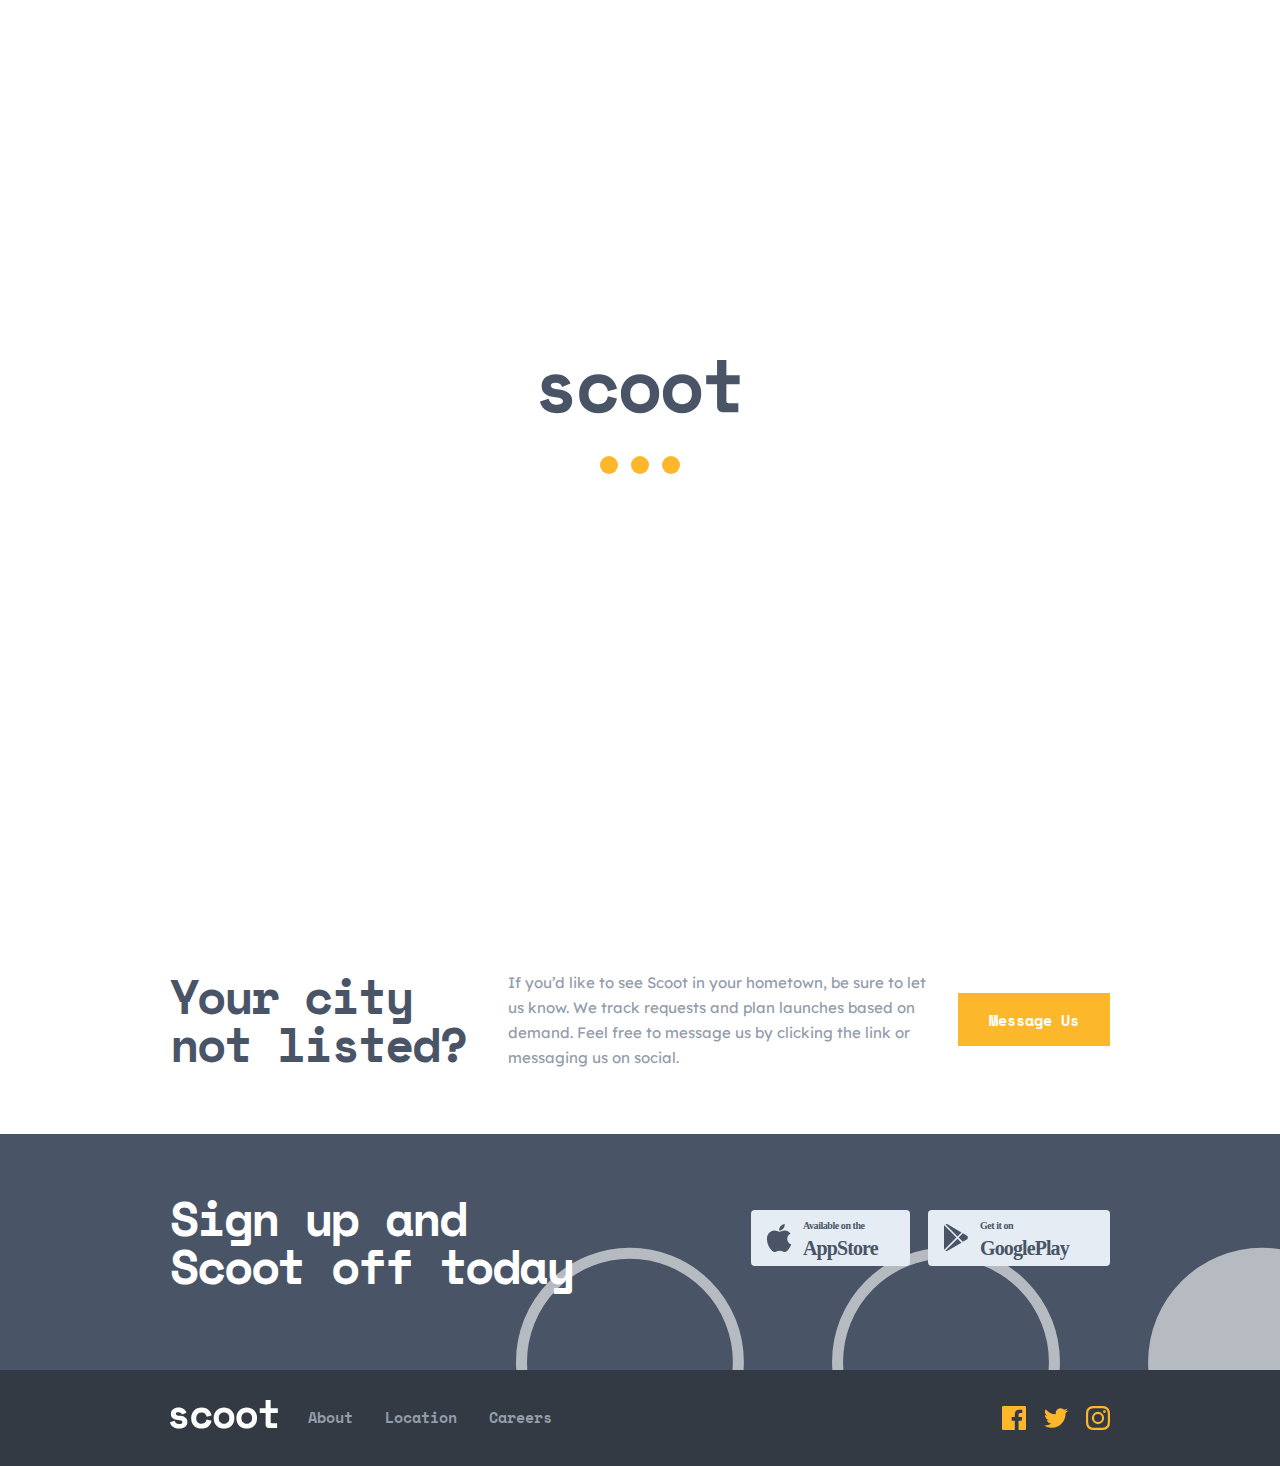
<file: Html/locations.html>
<!DOCTYPE html>
<html lang="en">

<head>
    <meta charset="UTF-8">
    <meta http-equiv="X-UA-Compatible" content="IE=edge">
    <meta name="viewport" content="width=device-width, initial-scale=1.0">
    <!-- Add a Favicon to your Site -->
    <link rel="icon" type="image/png" sizes="32x32" href="../images/favicon-32x32.png">
    <!--Font Awesone Library -->
    <link rel="stylesheet" href="https://cdnjs.cloudflare.com/ajax/libs/font-awesome/6.1.1/css/all.min.css">
    <!-- Animate.css Library -->
    <link rel="stylesheet" href="https://cdnjs.cloudflare.com/ajax/libs/animate.css/4.1.1/animate.min.css" />
    <!--Main Template Css File-->
    <link rel="stylesheet" href="../Css/locations.css">
    <title>Locations | Scoot multi-page website</title>
</head>

<body>
    <!-- start loader -->
    <section class="loader">
        <div class="container">
            <img src="../images/logo.svg" alt="">
            <div class="balls">
                <div></div>
                <div></div>
                <div></div>
            </div>
        </div>
    </section>
    <div class="all">
        <header>
            <div class="container">
                <nav class="navigation">
                    <div class="icons">
                        <img class="hamburger" src="../images/icons/hamburger.svg" alt="icon">
                        <img class="close" src="../images/icons/close.svg" alt="icon">
                    </div>
                    <div class="cont-left">
                        <a href="../index.html"><img class="logo" src="../images/logo.svg" alt="logo"></a>
                        <ul>
                            <li><a href="about.html">about</a></li>
                            <li><a href="locations.html">location</a></li>
                            <li><a href="careers.html">careers</a></li>
                        </ul>
                    </div>
                    <button class="btn-nav"><a href="#">get scootin</a></button>
                </nav>
            </div>
        </header>
        <main>
            <!-- start locations -->
            <section class="locations basic-title">
                <div class="container">
                    <p class="title">locations</p>
                </div>
            </section>
            <!-- start places -->
            <section class="places">
                <div class="container">
                    <picture>
                        <img class="map-desktop" src="../images/locations/world-map-desktop.png" alt="places">
                        <img class="map-tablet" src="../images/locations/world-map-tablet.png" alt="places">
                        <img class="map-mobile" src="../images/locations/world-map-mobile.png" alt="places">
                    </picture>
                    <ul class="map-list">
                        <li class="map-item new-york">New York</li>
                        <li class="map-item london">London</li>
                        <li class="map-item jakarta">Jakarta</li>
                        <li class="map-item yokohama">Yokohama</li>
                    </ul>
                </div>
            </section>
            <!-- start listed -->
            <section class="listed">
                <div class="container">
                    <p class="title">Your city not listed?</p>
                    <p class="subtitle">If you’d like to see Scoot in your hometown, be sure to let us know. We track
                        requests and plan launches based on demand. Feel free to message us by clicking the link or
                        messaging us on social.</p>
                    <button class="btn-list"><a href="#">Message Us</a></button>
                </div>
            </section>
            <!-- start Sign-up -->
            <section class="Sign-up">
                <div class="container">
                    <p>Sign up and Scoot off today</p>
                    <div class="images-buttons">
                        <a href="#"><img src="../images/icons/app-store.svg" alt="app-store"></a>
                        <a href="#"><img src="../images/icons/google-play.svg" alt="google-play"></a>
                    </div>
                </div>
            </section>
            <!-- start footer -->
            <footer class="footer">
                <div class="container">
                    <div class="content">
                        <a href="../index.html"><svg class="logo-footer" xmlns="http://www.w3.org/2000/svg" width="108"
                                height="29">
                                <path fill="#495567"
                                    d="M9.12 28.56c2.613 0 4.64-.587 6.08-1.76 1.44-1.173 2.16-2.747 2.16-4.72v-.24c0-1.787-.64-3.18-1.92-4.18-1.28-1-2.933-1.607-4.96-1.82-1.76-.187-2.973-.42-3.64-.7-.667-.28-1-.74-1-1.38 0-.453.213-.833.64-1.14.427-.307 1.067-.46 1.92-.46.933 0 1.693.207 2.28.62.587.413 1 .98 1.24 1.7l4.56-1.84a8.834 8.834 0 00-.92-1.74c-.4-.6-.92-1.147-1.56-1.64-.64-.493-1.42-.893-2.34-1.2-.92-.307-2.007-.46-3.26-.46-.96 0-1.893.133-2.8.4a7.473 7.473 0 00-2.4 1.18 6.193 6.193 0 00-1.68 1.9c-.427.747-.64 1.613-.64 2.6v.24c0 1.893.66 3.327 1.98 4.3 1.32.973 3.1 1.553 5.34 1.74.827.08 1.513.187 2.06.32.547.133.98.3 1.3.5.32.2.54.413.66.64.12.227.18.473.18.74 0 .453-.233.873-.7 1.26-.467.387-1.327.58-2.58.58-1.413 0-2.46-.32-3.14-.96-.68-.64-1.127-1.387-1.34-2.24L0 22.32c.133.693.393 1.407.78 2.14.387.733.94 1.4 1.66 2 .72.6 1.627 1.1 2.72 1.5 1.093.4 2.413.6 3.96.6zm22.454 0c2.827 0 5.087-.72 6.78-2.16 1.694-1.44 2.767-3.333 3.22-5.68l-4.96-1.24c-.24 1.307-.766 2.347-1.58 3.12-.813.773-1.993 1.16-3.54 1.16-.72 0-1.4-.113-2.04-.34a4.704 4.704 0 01-1.68-1.02c-.48-.453-.86-1.02-1.14-1.7-.28-.68-.42-1.46-.42-2.34v-.24c0-.88.14-1.673.42-2.38.28-.707.66-1.307 1.14-1.8a5.005 5.005 0 011.68-1.14 5.25 5.25 0 012.04-.4c1.547 0 2.747.427 3.6 1.28.854.853 1.36 1.867 1.52 3.04l4.96-1.28c-.453-2.347-1.54-4.24-3.26-5.68-1.72-1.44-3.966-2.16-6.74-2.16-1.44 0-2.793.24-4.06.72a9.726 9.726 0 00-3.32 2.08c-.946.907-1.686 2-2.22 3.28-.533 1.28-.8 2.72-.8 4.32v.48c0 1.6.267 3.027.8 4.28.534 1.253 1.267 2.307 2.2 3.16.934.853 2.034 1.507 3.3 1.96 1.267.453 2.634.68 4.1.68zm22.455 0c1.36 0 2.66-.227 3.9-.68a9.997 9.997 0 003.3-1.98c.96-.867 1.72-1.933 2.28-3.2.56-1.267.84-2.727.84-4.38v-.48c0-1.627-.28-3.073-.84-4.34-.56-1.267-1.32-2.34-2.28-3.22a9.827 9.827 0 00-3.3-2c-1.24-.453-2.54-.68-3.9-.68-1.36 0-2.66.227-3.9.68a9.827 9.827 0 00-3.3 2c-.96.88-1.72 1.953-2.28 3.22-.56 1.267-.84 2.713-.84 4.34v.48c0 1.653.28 3.113.84 4.38.56 1.267 1.32 2.333 2.28 3.2a9.997 9.997 0 003.3 1.98c1.24.453 2.54.68 3.9.68zm0-4.8c-.72 0-1.4-.12-2.04-.36-.64-.24-1.2-.587-1.68-1.04a4.911 4.911 0 01-1.14-1.66c-.28-.653-.42-1.393-.42-2.22v-.8c0-.827.14-1.567.42-2.22.28-.653.66-1.207 1.14-1.66.48-.453 1.04-.8 1.68-1.04.64-.24 1.32-.36 2.04-.36s1.4.12 2.04.36c.64.24 1.2.587 1.68 1.04.48.453.86 1.007 1.14 1.66.28.653.42 1.393.42 2.22v.8c0 .827-.14 1.567-.42 2.22a4.911 4.911 0 01-1.14 1.66c-.48.453-1.04.8-1.68 1.04-.64.24-1.32.36-2.04.36zm22.694 4.8c1.36 0 2.66-.227 3.9-.68a9.997 9.997 0 003.3-1.98c.96-.867 1.72-1.933 2.28-3.2.56-1.267.84-2.727.84-4.38v-.48c0-1.627-.28-3.073-.84-4.34-.56-1.267-1.32-2.34-2.28-3.22a9.827 9.827 0 00-3.3-2c-1.24-.453-2.54-.68-3.9-.68-1.36 0-2.66.227-3.9.68a9.827 9.827 0 00-3.3 2c-.96.88-1.72 1.953-2.28 3.22-.56 1.267-.84 2.713-.84 4.34v.48c0 1.653.28 3.113.84 4.38.56 1.267 1.32 2.333 2.28 3.2a9.997 9.997 0 003.3 1.98c1.24.453 2.54.68 3.9.68zm0-4.8c-.72 0-1.4-.12-2.04-.36-.64-.24-1.2-.587-1.68-1.04a4.911 4.911 0 01-1.14-1.66c-.28-.653-.42-1.393-.42-2.22v-.8c0-.827.14-1.567.42-2.22.28-.653.66-1.207 1.14-1.66.48-.453 1.04-.8 1.68-1.04.64-.24 1.32-.36 2.04-.36s1.4.12 2.04.36c.64.24 1.2.587 1.68 1.04.48.453.86 1.007 1.14 1.66.28.653.42 1.393.42 2.22v.8c0 .827-.14 1.567-.42 2.22a4.911 4.911 0 01-1.14 1.66c-.48.453-1.04.8-1.68 1.04-.64.24-1.32.36-2.04.36zM107.097 28v-4.8h-5.36c-.72 0-1.08-.4-1.08-1.2v-9.04h7.16v-4.8h-7.16V0h-5.04v8.16h-5.88v4.8h5.88v11.92c0 .907.287 1.653.86 2.24.573.587 1.313.88 2.22.88h8.4z" />
                            </svg></a>
                        <ul>
                            <li><a href="about.html">about</a></li>
                            <li><a href="locations.html">location</a></li>
                            <li><a href="careers.html">careers</a></li>
                        </ul>
                    </div>
                    <div class="social">
                        <svg class="facebook" xmlns="http://www.w3.org/2000/svg" width="24" height="24">
                            <path fill="#FCB72B"
                                d="M22.675 0H1.325C.593 0 0 .593 0 1.325v21.351C0 23.407.593 24 1.325 24H12.82v-9.294H9.692v-3.622h3.128V8.413c0-3.1 1.893-4.788 4.659-4.788 1.325 0 2.463.099 2.795.143v3.24l-1.918.001c-1.504 0-1.795.715-1.795 1.763v2.313h3.587l-.467 3.622h-3.12V24h6.116c.73 0 1.323-.593 1.323-1.325V1.325C24 .593 23.407 0 22.675 0z" />
                        </svg>
                        <svg class="twitter" xmlns="http://www.w3.org/2000/svg" width="24" height="20">
                            <path fill="#FCB72B"
                                d="M24 2.557a9.83 9.83 0 01-2.828.775A4.932 4.932 0 0023.337.608a9.864 9.864 0 01-3.127 1.195A4.916 4.916 0 0016.616.248c-3.179 0-5.515 2.966-4.797 6.045A13.978 13.978 0 011.671 1.149a4.93 4.93 0 001.523 6.574 4.903 4.903 0 01-2.229-.616c-.054 2.281 1.581 4.415 3.949 4.89a4.935 4.935 0 01-2.224.084 4.928 4.928 0 004.6 3.419A9.9 9.9 0 010 17.54a13.94 13.94 0 007.548 2.212c9.142 0 14.307-7.721 13.995-14.646A10.025 10.025 0 0024 2.557z" />
                        </svg>
                        <svg class="instagram" xmlns="http://www.w3.org/2000/svg" width="24" height="24">
                            <path fill="#FCB72B"
                                d="M12 2.163c3.204 0 3.584.012 4.85.07 3.252.148 4.771 1.691 4.919 4.919.058 1.265.069 1.645.069 4.849 0 3.205-.012 3.584-.069 4.849-.149 3.225-1.664 4.771-4.919 4.919-1.266.058-1.644.07-4.85.07-3.204 0-3.584-.012-4.849-.07-3.26-.149-4.771-1.699-4.919-4.92-.058-1.265-.07-1.644-.07-4.849 0-3.204.013-3.583.07-4.849.149-3.227 1.664-4.771 4.919-4.919 1.266-.057 1.645-.069 4.849-.069zM12 0C8.741 0 8.333.014 7.053.072 2.695.272.273 2.69.073 7.052.014 8.333 0 8.741 0 12c0 3.259.014 3.668.072 4.948.2 4.358 2.618 6.78 6.98 6.98C8.333 23.986 8.741 24 12 24c3.259 0 3.668-.014 4.948-.072 4.354-.2 6.782-2.618 6.979-6.98.059-1.28.073-1.689.073-4.948 0-3.259-.014-3.667-.072-4.947-.196-4.354-2.617-6.78-6.979-6.98C15.668.014 15.259 0 12 0zm0 5.838a6.162 6.162 0 100 12.324 6.162 6.162 0 000-12.324zM12 16a4 4 0 110-8 4 4 0 010 8zm6.406-11.845a1.44 1.44 0 100 2.881 1.44 1.44 0 000-2.881z" />
                        </svg>
                    </div>
                </div>
            </footer>
        </main>
    </div>
    <!--Main Template Java Script File-->
    <script src="../JavaScript/app.js"></script>
</body>

</html>
</file>
<file: Css/style.css>
@import url("https://fonts.googleapis.com/css2?family=Lexend+Deca&family=Space+Mono:wght@700&display=swap");
/**
*
* Testing
*
**/
::-webkit-scrollbar {
  width: 10px;
}

::-webkit-scrollbar-track {
  width: 10px;
  background-color: #ffffff;
  border-left: 0 solid #ffffff;
  border-right: 0 solid #ffffff;
  margin-block: 3px;
  border-radius: 50px;
}

::-webkit-scrollbar-thumb {
  background-color: #fcb72b;
  width: 15% !important;
  height: 15% !important;
  border-radius: 50px;
}

::-webkit-scrollbar:hover {
  cursor: pointer;
}

::-moz-selection {
  /* code for firefox */
  color: #ffffff;
  background-color: #fcb72b;
}

::selection {
  /* code for firefox */
  color: #ffffff;
  background-color: #fcb72b;
}

/* end variables */
.container {
  padding-left: 15px;
  padding-right: 15px;
  margin-left: auto;
  margin-right: auto;
  /*small*/
  /* tablet */
  /* Medium */
  /* desktop  */
}
@media (min-width: 577px) {
  .container {
    width: 550px;
  }
}
@media (min-width: 768px) {
  .container {
    width: 750px;
  }
}
@media (min-width: 992px) {
  .container {
    width: 970px;
  }
}
@media (min-width: 1300px) {
  .container {
    width: 1170px;
  }
}

/*! start variables*/
/*! end variables*/
/*! start Global Rules*/
* {
  margin: 0;
  padding: 0;
  box-sizing: border-box;
  -webkit-box-sizing: border-box;
  -moz-box-sizing: border-box;
}

html {
  font-size: 16px;
  scroll-behavior: smooth;
  line-height: 1.5625rem; /* 166.667% */
}

body {
  font-family: "Lexend Deca", sans-serif;
  font-family: "Space Mono", monospace;
}

.landing .container .btn-lan, .similar .container .sim, header .container nav .btn-nav, header .container nav .card .btn-nav {
  display: block;
  border: none;
  outline-style: none;
  width: 12.1875rem;
  height: 3.3125rem;
  background: #fcb72b;
  padding: 0 0.875rem;
  transition: 1s;
}
.landing .container .btn-lan a, .similar .container .sim a, header .container nav .btn-nav a, header .container nav .card .btn-nav a {
  width: 6.22919rem;
  color: #fff;
  font-family: Space Mono;
  font-size: 0.9375rem;
  font-style: normal;
  font-weight: 700;
  text-align: center;
  text-transform: capitalize;
  text-decoration: none;
  white-space: nowrap;
  transition: 1s;
}
.landing .container .btn-lan:hover, .similar .container .sim:hover, header .container nav .btn-nav:hover {
  border: 3px solid #fcb72b;
  background: transparent;
  cursor: pointer;
  transition: 1s;
}
.landing .container .btn-lan:hover a, .similar .container .sim:hover a, header .container nav .btn-nav:hover a {
  color: #fcb72b;
}
@media (max-width: 768px) {
  .landing .container .btn-lan, .similar .container .sim, header .container nav .btn-nav, header .container nav .card .btn-nav {
    width: 11.25rem;
    height: 3.125rem;
  }
  .landing .container .btn-lan a, .similar .container .sim a, header .container nav .btn-nav a, header .container nav .card .btn-nav a {
    font-size: 0.875rem;
  }
}

.footer .container .content ul, header .container nav .card ul, header .container nav .cont-left ul {
  display: flex;
  align-items: center;
  gap: 2rem;
  list-style-type: none;
}
.footer .container .content ul li a, header .container nav .card ul li a, header .container nav .cont-left ul li a {
  text-decoration: none;
  text-transform: capitalize;
  color: #939caa;
  font-size: 0.9375rem;
  font-family: Space Mono;
  font-weight: 700;
}
.footer .container .content ul li:hover, header .container nav .card ul li:hover, header .container nav .cont-left ul li:hover {
  cursor: pointer;
}
.footer .container .content ul li:hover a, header .container nav .card ul li:hover a, header .container nav .cont-left ul li:hover a {
  color: #fcb72b;
}
@media (max-width: 768px) {
  .footer .container .content ul, header .container nav .card ul, header .container nav .cont-left ul {
    gap: 1rem;
  }
  .footer .container .content ul li a, header .container nav .card ul li a, header .container nav .cont-left ul li a {
    font-size: 0.875rem;
  }
}
@media (max-width: 540px) {
  .footer .container .content ul, header .container nav .card ul, header .container nav .cont-left ul {
    gap: 0.5rem;
  }
}
@media (max-width: 480px) {
  .footer .container .content ul, header .container nav .card ul, header .container nav .cont-left ul {
    display: none;
  }
}

/*! end Global Rules*/
/*! start code */
/*! start loader */
.loader {
  background-color: #fff;
  display: block;
  position: fixed;
  top: 0rem;
  left: 0;
  width: 100%;
  height: 100%;
  z-index: 100;
  animation: removed 1s cubic-bezier(0, 0, 1, 1) 4s forwards;
}
.loader .container {
  display: flex;
  align-items: center;
  justify-content: space-between;
  flex-direction: column;
  gap: 3.75rem;
  position: relative;
  top: 40%;
}
.loader .container img {
  width: 12.5rem;
  animation: pulse; /* referring directly to the animation's @keyframe declaration */
  animation-duration: 1s; /* don't forget to set a duration! */
  animation-iteration-count: infinite;
}
.loader .container .balls {
  width: 5em;
  display: flex;
  flex-flow: row nowrap;
  align-items: center;
  justify-content: space-between;
}
.loader .container .balls div {
  width: 1.125em;
  height: 1.125em;
  border-radius: 50%;
  background-color: #fcb72b;
  transform: translateY(-100%);
  animation: wave 0.8s ease-in-out alternate infinite;
}
.loader .container .balls div:nth-of-type(1) {
  animation-delay: -0.4s;
}
.loader .container .balls div:nth-of-type(2) {
  animation-delay: -0.2s;
}

@keyframes removed {
  from {
    display: block;
    opacity: 1;
    transform: translateY(0%);
    visibility: visible;
  }
  to {
    display: none;
    opacity: 0;
    transform: translateY(100%);
    visibility: hidden;
  }
}
@keyframes wave {
  from {
    transform: translateY(-100%);
  }
  to {
    transform: translateY(100%);
  }
}
/*! start header */
header {
  padding: 1.25rem 0;
}
header .container nav {
  display: flex;
  align-items: center;
  justify-content: space-between;
  gap: 2rem;
}
header .container nav .icons {
  display: none;
}
header .container nav .icons .hamburger,
header .container nav .icons .close {
  display: none;
}
header .container nav .cont-left {
  display: flex;
  align-items: center;
  gap: 4rem;
}
header .container nav .cont-left .logo {
  width: 6.73856rem;
  height: 1.785rem;
}
header .container nav .card {
  display: flex;
  gap: 0.75rem;
}
header .container nav .card .btn-nav {
  width: 8.25rem;
}
@media (max-width: 768px) {
  header .container {
    width: initial;
    padding-left: 30px;
  }
  header .container nav .cont-left {
    gap: 3rem;
  }
  header .container nav .cont-left .logo {
    width: 6.25rem;
  }
}
@media (max-width: 540px) {
  header .container {
    padding-left: 15px;
  }
  header .container nav {
    gap: 0.875rem;
  }
  header .container nav .cont-left {
    gap: 0.875rem;
  }
}
@media (max-width: 480px) {
  header .container nav {
    justify-content: center;
    position: relative;
  }
  header .container nav .icons {
    display: block;
  }
  header .container nav .icons .hamburger,
  header .container nav .icons .close {
    position: absolute;
    left: 10px;
    top: 8px;
    cursor: pointer;
  }
  header .container nav .icons .hamburger {
    display: block;
  }
  header .container nav .cont-left .logo {
    width: 5.625rem;
  }
  header .container nav .btn-nav {
    display: none;
  }
  header .container nav .bg-card {
    display: flex;
    align-items: flex-start;
    flex-direction: column;
    background-color: rgba(128, 128, 128, 0.404);
    position: fixed;
    top: 4.375rem;
    left: 0;
    width: 100%;
    height: 100%;
    z-index: 100;
  }
  header .container nav .bg-card .card {
    display: flex;
    flex-direction: column;
    justify-content: space-between;
    background-color: #333a44;
    width: 16rem;
    height: inherit;
    padding: 3.75rem 1.875rem 6.25rem;
    gap: 1.875rem;
  }
  header .container nav .bg-card .card ul {
    list-style-type: none;
    display: inline-flex;
    flex-direction: column;
    justify-content: center;
    align-items: flex-start;
    gap: 1.5rem;
  }
  header .container nav .bg-card .card ul li a {
    text-decoration: none;
    text-transform: capitalize;
    cursor: pointer;
    color: #e5ecf4;
    font-size: 1.125rem;
    font-family: Space Mono;
    font-weight: 700;
  }
  header .container nav .bg-card .card ul li a:hover {
    color: #fcb72b;
  }
  header .container nav .bg-card .card .btn-nav {
    display: block;
    width: 11.25rem;
  }
}

/*! start basic-title */
/*! start similar */
.similar {
  overflow: hidden;
}
.similar .container {
  display: flex;
  align-items: center;
  justify-content: flex-end;
  flex-direction: row-reverse;
  gap: 5.9375rem;
  margin: 3.75rem auto;
}
.similar .container .image-content {
  position: relative;
}
.similar .container .image-content img {
  border-radius: 50%;
  width: 22.5rem;
}
.similar .container .image-content::before {
  content: "";
  display: block;
  width: 46rem;
  height: 9rem;
  background: url(../images/patterns/left-downward-arrow.svg);
  background-repeat: no-repeat;
  background-size: contain;
  position: absolute;
  bottom: 0rem;
  right: -16rem;
  z-index: 10;
}
.similar .container .image-content::after {
  content: "";
  display: block;
  width: 22.5rem;
  height: 22.5rem;
  background: url(../images/patterns/circle.svg);
  background-repeat: no-repeat;
  background-size: contain;
  position: absolute;
  top: 0rem;
  right: -26rem;
  z-index: 1;
}
.similar .container .text-content .title {
  color: #495567;
  font-family: Space Mono;
  font-size: 3rem;
  font-weight: 700;
  line-height: 3rem; /* 100% */
  letter-spacing: -0.13394rem;
}
.similar .container .text-content .subtitle {
  color: #939caa;
  padding: 1.5rem 0 1.875rem;
  width: 27.8125rem;
  font-family: Lexend Deca;
  font-size: 0.9375rem;
  font-weight: 400;
  line-height: 1.5625rem; /* 166.667% */
}
@media (max-width: 1029px) {
  .similar .container {
    gap: 1.25rem;
  }
  .similar .container .image-content img {
    width: 20.5rem;
  }
  .similar .container .image-content::after {
    width: 20.5rem;
    height: 20.5rem;
    right: -24rem;
  }
  .similar .container .text-content {
    max-width: 30rem;
  }
}
@media (max-width: 999px) {
  .similar .container .image-content img {
    width: 18.5rem;
  }
  .similar .container .image-content::before {
    width: 40rem;
    bottom: -4rem;
    right: -15rem;
  }
  .similar .container .image-content::after {
    width: 18.5rem;
    height: 18.5rem;
    right: -20rem;
  }
  .similar .container .text-content .subtitle {
    width: 21.25rem;
  }
}
@media (max-width: 768px) {
  .similar .container {
    flex-direction: column;
    gap: 2.5rem;
  }
  .similar .container .image-content img {
    width: 22.5rem;
  }
  .similar .container .image-content::before {
    width: 40rem;
    bottom: -1rem;
    right: -15rem;
  }
  .similar .container .image-content::after {
    width: 22.5rem;
    height: 22.5rem;
    right: -24rem;
  }
  .similar .container .text-content {
    text-align: center;
  }
  .similar .container .text-content .subtitle {
    margin: auto;
    width: initial;
  }
  .similar .container .sim {
    margin: auto;
  }
}
@media (max-width: 480px) {
  .similar .container .image-content img {
    width: 18.75rem;
  }
  .similar .container .image-content::before {
    width: 35rem;
  }
  .similar .container .image-content::after {
    display: none;
  }
}

/*! start similar-row */
.similar-row .container {
  flex-direction: row;
}
.similar-row .container .image-content::before {
  background: url(../images/patterns/right-arrow.svg) no-repeat;
  background-size: contain;
  top: -1rem;
  right: -10rem;
}
.similar-row .container .image-content::after {
  right: 26rem;
}
@media (max-width: 1029px) {
  .similar-row .container .image-content::before {
    top: -1rem;
    right: -12rem;
  }
  .similar-row .container .image-content::after {
    right: 24rem;
  }
}
@media (max-width: 999px) {
  .similar-row .container {
    gap: 4.25rem;
  }
  .similar-row .container .image-content::before {
    right: -8rem;
  }
  .similar-row .container .image-content::after {
    right: 20rem;
  }
}
@media (max-width: 768px) {
  .similar-row .container {
    flex-direction: column;
  }
  .similar-row .container .image-content::before {
    width: 46rem;
    right: -10rem;
  }
  .similar-row .container .image-content::after {
    right: 24rem;
  }
}
@media (max-width: 480px) {
  .similar-row .container {
    gap: 2.5rem;
  }
  .similar-row .container .image-content::before {
    right: -13rem;
  }
}

/*! start triple-circle */
/*! start Sign-up */
.Sign-up {
  background-color: #495567;
  padding: 3.75rem 0 5rem;
  position: relative;
  z-index: 10;
  overflow: hidden;
}
.Sign-up::after {
  content: "";
  display: block;
  width: 53.75rem;
  height: 14.375rem;
  background: url(../images/patterns/white-circles.svg);
  background-repeat: no-repeat;
  background-size: cover;
  position: absolute;
  top: 7rem;
  right: -6rem;
  z-index: -1;
  opacity: 0.6;
}
.Sign-up .container {
  display: flex;
  align-items: center;
  justify-content: space-between;
}
.Sign-up .container p {
  width: 25.9375rem;
  color: #fff;
  font-family: Space Mono;
  font-size: 3rem;
  font-weight: 700;
  line-height: 3rem; /* 100% */
  letter-spacing: -0.13394rem;
}
.Sign-up .container .images-buttons {
  display: flex;
  align-items: center;
  justify-content: space-between;
  gap: 1.125rem;
}
@media (max-width: 768px) {
  .Sign-up::after {
    top: 14rem;
  }
  .Sign-up .container {
    flex-direction: column;
    gap: 3.5rem;
  }
  .Sign-up .container p {
    margin: auto;
    width: initial;
    text-align: center;
  }
}
@media (max-width: 480px) {
  .Sign-up .container p {
    font-size: 2rem;
    line-height: 2rem; /* 100% */
    letter-spacing: -0.08931rem;
  }
  .Sign-up .container .images-buttons img {
    width: 9rem;
    height: 3.125rem;
  }
}

/*! start footer */
.footer {
  background-color: #333a44;
  padding: 1.875rem 0;
}
.footer .container {
  display: flex;
  align-items: center;
  justify-content: space-between;
}
.footer .container .content {
  display: flex;
  align-items: center;
  gap: 1.875rem;
}
.footer .container .content .logo-footer path {
  fill: #fff;
}
.footer .container .social {
  display: flex;
  align-items: center;
  gap: 1.125rem;
}
.footer .container .social .facebook:hover,
.footer .container .social .twitter:hover,
.footer .container .social .instagram:hover {
  cursor: pointer;
}
.footer .container .social .facebook:hover path,
.footer .container .social .twitter:hover path,
.footer .container .social .instagram:hover path {
  fill: #fff;
}
@media (max-width: 480px) {
  .footer {
    padding: 3.5rem 0;
  }
  .footer .container {
    flex-direction: column;
    gap: 1.875rem;
  }
  .footer .container .content {
    flex-direction: column;
    text-align: center;
  }
  .footer .container .content ul {
    display: flex;
    flex-direction: column;
    gap: 0.875rem;
  }
}

/*! end code */
/*! start code */
/*! start landing */
.landing {
  background: url(../images/home/home-hero-desktop.jpg) no-repeat;
  background-size: cover;
  height: 36rem;
  position: relative;
  overflow: hidden;
}
.landing::after {
  content: "";
  display: block;
  width: 11.375rem;
  height: 3.75rem;
  background: url(../images/patterns/white-circles.svg);
  background-repeat: no-repeat;
  background-size: contain;
  position: absolute;
  top: 24rem;
  right: -2rem;
}
.landing .container .title {
  padding: 8rem 0 2rem;
  color: #fff;
  width: 31.25rem;
  font-family: Space Mono;
  font-size: 3.5rem;
  font-weight: 700;
  line-height: 3.5rem; /* 100% */
  letter-spacing: -0.15625rem;
  transform: translateX(-3.12rem);
}
.landing .container .subtitle {
  color: #fff;
  width: 24.5rem;
  padding-bottom: 2.25rem;
  position: relative;
  font-family: Lexend Deca;
  font-size: 0.875rem;
  font-weight: 400;
}
.landing .container .subtitle::before {
  content: "";
  display: block;
  width: 25rem;
  height: 0.875rem;
  background: url(../images/patterns/line.svg);
  background-repeat: no-repeat;
  background-size: cover;
  position: absolute;
  top: 2.875rem;
  left: -27rem;
}
.landing .container .subtitle::after {
  content: "";
  display: block;
  width: 25rem;
  height: 8.625rem;
  background: url(../images/patterns/right-arrow.svg);
  background-repeat: no-repeat;
  background-size: contain;
  position: absolute;
  top: 2.875rem;
  right: -25.75rem;
}
@media (max-width: 1029px) {
  .landing .container .title {
    transform: translateX(-1.25rem);
  }
}
@media (max-width: 999px) {
  .landing .container .subtitle::after {
    width: 18rem;
    top: 1rem;
    right: -18rem;
  }
}
@media (max-width: 768px) {
  .landing {
    background: url(../images/home/home-hero-tablet.jpg) no-repeat;
    height: 40rem;
  }
  .landing::before {
    content: "";
    display: block;
    width: 25rem;
    height: 8.625rem;
    background: url(../images/patterns/right-arrow.svg) no-repeat;
    background-size: contain;
    position: absolute;
    top: 29rem;
    left: -6rem;
  }
  .landing::after {
    width: 12.375rem;
    top: 34rem;
    right: -2rem;
  }
  .landing .container {
    text-align: center;
  }
  .landing .container .title {
    transform: translateX(0rem);
  }
  .landing .container .subtitle {
    margin: auto;
    width: 32.5rem;
  }
  .landing .container .subtitle::before, .landing .container .subtitle::after {
    display: none;
  }
  .landing .container .btn-lan {
    margin: auto;
  }
}
@media (max-width: 540px) {
  .landing::before {
    left: -10rem;
  }
  .landing .container .title {
    margin: auto;
    font-size: 2.5rem;
    width: 27.5rem;
  }
  .landing .container .subtitle {
    width: 27.5rem;
  }
}
@media (max-width: 480px) {
  .landing {
    background: url(../images/home/home-hero-mobile.jpg) no-repeat;
    background-size: cover;
    height: 50rem;
  }
  .landing::before {
    left: -16rem;
    top: 38rem;
  }
  .landing::after {
    display: none;
  }
  .landing .container .title {
    font-size: 2.5rem;
    width: 17.75rem;
  }
  .landing .container .subtitle {
    width: 17.75rem;
  }
}

/*! start cards */
.cards .container {
  display: flex;
  align-items: center;
  justify-content: flex-start;
  gap: 1.25rem;
  margin: 3.75rem auto;
  text-align: left;
}
.cards .container .card {
  position: relative;
}
.cards .container .card img {
  display: block;
  max-width: 5rem;
}
.cards .container .card img:hover {
  cursor: pointer;
  animation: rotate 2s cubic-bezier(0, 0, 1, 1) 0s forwards;
}
.cards .container .card .content .title {
  color: #495567;
  padding: 1.875rem 0 1.25rem 0;
  font-size: 1.25rem;
  font-family: Space Mono;
  font-weight: 700;
  line-height: 1.75rem; /* 116.667% */
  letter-spacing: -0.06694rem;
}
.cards .container .card .content .subtitle {
  color: #939caa;
  width: 20rem;
  font-family: Lexend Deca;
  font-size: 0.875rem;
  font-weight: 400;
  line-height: 1.5625rem; /* 166.667% */
}
.cards .container .card::before {
  content: "";
  display: block;
  width: 100%;
  height: 0.75rem;
  background-color: #e5ecf4;
  position: absolute;
  top: 2rem;
  right: 18rem;
  z-index: -1;
}
@media (max-width: 1029px) {
  .cards .container .card::before {
    right: 15rem;
  }
  .cards .container .card .content .subtitle {
    width: 17rem;
  }
}
@media (max-width: 999px) {
  .cards .container .card::before {
    right: 12rem;
  }
  .cards .container .card .content .subtitle {
    width: 14rem;
  }
}
@media (max-width: 768px) {
  .cards .container {
    flex-direction: column;
  }
  .cards .container .card::before {
    right: 0rem;
    left: -4.75rem;
    width: 0.75rem;
    height: 12rem;
    top: -7rem;
  }
  .cards .container .card img {
    position: absolute;
    top: 2rem;
    left: -7rem;
  }
  .cards .container .card .content .subtitle {
    width: 17rem;
  }
}
@media (max-width: 540px) {
  .cards .container .card::before {
    left: -3.75rem;
  }
  .cards .container .card img {
    left: -6rem;
  }
}
@media (max-width: 480px) {
  .cards .container {
    gap: 1.5;
  }
  .cards .container .card {
    text-align: center;
  }
  .cards .container .card::before {
    right: 0rem;
    left: -4.75rem;
    width: 0.75rem;
    height: 12rem;
    top: -7rem;
    display: none;
  }
  .cards .container .card img {
    position: relative;
    top: 0rem;
    left: 0rem;
    margin: auto;
  }
  .cards .container .card .content .subtitle {
    width: 18rem;
  }
}

@keyframes rotate {
  from {
    transform: rotate(-90deg);
  }
  50% {
    transform: rotate(90deg);
  }
  to {
    transform: rotate(0deg);
  }
}
/*! start similar */
/*! start similar-row */
/*! end code *//*# sourceMappingURL=style.css.map */
</file>
<file: Css/about.css>
@import url("https://fonts.googleapis.com/css2?family=Lexend+Deca&family=Space+Mono:wght@700&display=swap");
/**
*
* Testing
*
**/
::-webkit-scrollbar {
  width: 10px;
}

::-webkit-scrollbar-track {
  width: 10px;
  background-color: #ffffff;
  border-left: 0 solid #ffffff;
  border-right: 0 solid #ffffff;
  margin-block: 3px;
  border-radius: 50px;
}

::-webkit-scrollbar-thumb {
  background-color: #fcb72b;
  width: 15% !important;
  height: 15% !important;
  border-radius: 50px;
}

::-webkit-scrollbar:hover {
  cursor: pointer;
}

::-moz-selection {
  /* code for firefox */
  color: #ffffff;
  background-color: #fcb72b;
}

::selection {
  /* code for firefox */
  color: #ffffff;
  background-color: #fcb72b;
}

/* end variables */
.container {
  padding-left: 15px;
  padding-right: 15px;
  margin-left: auto;
  margin-right: auto;
  /*small*/
  /* tablet */
  /* Medium */
  /* desktop  */
}
@media (min-width: 577px) {
  .container {
    width: 550px;
  }
}
@media (min-width: 768px) {
  .container {
    width: 750px;
  }
}
@media (min-width: 992px) {
  .container {
    width: 970px;
  }
}
@media (min-width: 1300px) {
  .container {
    width: 1170px;
  }
}

/*! start variables*/
/*! end variables*/
/*! start Global Rules*/
* {
  margin: 0;
  padding: 0;
  box-sizing: border-box;
  -webkit-box-sizing: border-box;
  -moz-box-sizing: border-box;
}

html {
  font-size: 16px;
  scroll-behavior: smooth;
  line-height: 1.5625rem; /* 166.667% */
}

body {
  font-family: "Lexend Deca", sans-serif;
  font-family: "Space Mono", monospace;
}

.similar .container .sim, header .container nav .btn-nav, header .container nav .card .btn-nav {
  display: block;
  border: none;
  outline-style: none;
  width: 12.1875rem;
  height: 3.3125rem;
  background: #fcb72b;
  padding: 0 0.875rem;
  transition: 1s;
}
.similar .container .sim a, header .container nav .btn-nav a, header .container nav .card .btn-nav a {
  width: 6.22919rem;
  color: #fff;
  font-family: Space Mono;
  font-size: 0.9375rem;
  font-style: normal;
  font-weight: 700;
  text-align: center;
  text-transform: capitalize;
  text-decoration: none;
  white-space: nowrap;
  transition: 1s;
}
.similar .container .sim:hover, header .container nav .btn-nav:hover {
  border: 3px solid #fcb72b;
  background: transparent;
  cursor: pointer;
  transition: 1s;
}
.similar .container .sim:hover a, header .container nav .btn-nav:hover a {
  color: #fcb72b;
}
@media (max-width: 768px) {
  .similar .container .sim, header .container nav .btn-nav, header .container nav .card .btn-nav {
    width: 11.25rem;
    height: 3.125rem;
  }
  .similar .container .sim a, header .container nav .btn-nav a, header .container nav .card .btn-nav a {
    font-size: 0.875rem;
  }
}

.footer .container .content ul, header .container nav .card ul, header .container nav .cont-left ul {
  display: flex;
  align-items: center;
  gap: 2rem;
  list-style-type: none;
}
.footer .container .content ul li a, header .container nav .card ul li a, header .container nav .cont-left ul li a {
  text-decoration: none;
  text-transform: capitalize;
  color: #939caa;
  font-size: 0.9375rem;
  font-family: Space Mono;
  font-weight: 700;
}
.footer .container .content ul li:hover, header .container nav .card ul li:hover, header .container nav .cont-left ul li:hover {
  cursor: pointer;
}
.footer .container .content ul li:hover a, header .container nav .card ul li:hover a, header .container nav .cont-left ul li:hover a {
  color: #fcb72b;
}
@media (max-width: 768px) {
  .footer .container .content ul, header .container nav .card ul, header .container nav .cont-left ul {
    gap: 1rem;
  }
  .footer .container .content ul li a, header .container nav .card ul li a, header .container nav .cont-left ul li a {
    font-size: 0.875rem;
  }
}
@media (max-width: 540px) {
  .footer .container .content ul, header .container nav .card ul, header .container nav .cont-left ul {
    gap: 0.5rem;
  }
}
@media (max-width: 480px) {
  .footer .container .content ul, header .container nav .card ul, header .container nav .cont-left ul {
    display: none;
  }
}

/*! end Global Rules*/
/*! start code */
/*! start loader */
.loader {
  background-color: #fff;
  display: block;
  position: fixed;
  top: 0rem;
  left: 0;
  width: 100%;
  height: 100%;
  z-index: 100;
  animation: removed 1s cubic-bezier(0, 0, 1, 1) 4s forwards;
}
.loader .container {
  display: flex;
  align-items: center;
  justify-content: space-between;
  flex-direction: column;
  gap: 3.75rem;
  position: relative;
  top: 40%;
}
.loader .container img {
  width: 12.5rem;
  animation: pulse; /* referring directly to the animation's @keyframe declaration */
  animation-duration: 1s; /* don't forget to set a duration! */
  animation-iteration-count: infinite;
}
.loader .container .balls {
  width: 5em;
  display: flex;
  flex-flow: row nowrap;
  align-items: center;
  justify-content: space-between;
}
.loader .container .balls div {
  width: 1.125em;
  height: 1.125em;
  border-radius: 50%;
  background-color: #fcb72b;
  transform: translateY(-100%);
  animation: wave 0.8s ease-in-out alternate infinite;
}
.loader .container .balls div:nth-of-type(1) {
  animation-delay: -0.4s;
}
.loader .container .balls div:nth-of-type(2) {
  animation-delay: -0.2s;
}

@keyframes removed {
  from {
    display: block;
    opacity: 1;
    transform: translateY(0%);
    visibility: visible;
  }
  to {
    display: none;
    opacity: 0;
    transform: translateY(100%);
    visibility: hidden;
  }
}
@keyframes wave {
  from {
    transform: translateY(-100%);
  }
  to {
    transform: translateY(100%);
  }
}
/*! start header */
header {
  padding: 1.25rem 0;
}
header .container nav {
  display: flex;
  align-items: center;
  justify-content: space-between;
  gap: 2rem;
}
header .container nav .icons {
  display: none;
}
header .container nav .icons .hamburger,
header .container nav .icons .close {
  display: none;
}
header .container nav .cont-left {
  display: flex;
  align-items: center;
  gap: 4rem;
}
header .container nav .cont-left .logo {
  width: 6.73856rem;
  height: 1.785rem;
}
header .container nav .card {
  display: flex;
  gap: 0.75rem;
}
header .container nav .card .btn-nav {
  width: 8.25rem;
}
@media (max-width: 768px) {
  header .container {
    width: initial;
    padding-left: 30px;
  }
  header .container nav .cont-left {
    gap: 3rem;
  }
  header .container nav .cont-left .logo {
    width: 6.25rem;
  }
}
@media (max-width: 540px) {
  header .container {
    padding-left: 15px;
  }
  header .container nav {
    gap: 0.875rem;
  }
  header .container nav .cont-left {
    gap: 0.875rem;
  }
}
@media (max-width: 480px) {
  header .container nav {
    justify-content: center;
    position: relative;
  }
  header .container nav .icons {
    display: block;
  }
  header .container nav .icons .hamburger,
  header .container nav .icons .close {
    position: absolute;
    left: 10px;
    top: 8px;
    cursor: pointer;
  }
  header .container nav .icons .hamburger {
    display: block;
  }
  header .container nav .cont-left .logo {
    width: 5.625rem;
  }
  header .container nav .btn-nav {
    display: none;
  }
  header .container nav .bg-card {
    display: flex;
    align-items: flex-start;
    flex-direction: column;
    background-color: rgba(128, 128, 128, 0.404);
    position: fixed;
    top: 4.375rem;
    left: 0;
    width: 100%;
    height: 100%;
    z-index: 100;
  }
  header .container nav .bg-card .card {
    display: flex;
    flex-direction: column;
    justify-content: space-between;
    background-color: #333a44;
    width: 16rem;
    height: inherit;
    padding: 3.75rem 1.875rem 6.25rem;
    gap: 1.875rem;
  }
  header .container nav .bg-card .card ul {
    list-style-type: none;
    display: inline-flex;
    flex-direction: column;
    justify-content: center;
    align-items: flex-start;
    gap: 1.5rem;
  }
  header .container nav .bg-card .card ul li a {
    text-decoration: none;
    text-transform: capitalize;
    cursor: pointer;
    color: #e5ecf4;
    font-size: 1.125rem;
    font-family: Space Mono;
    font-weight: 700;
  }
  header .container nav .bg-card .card ul li a:hover {
    color: #fcb72b;
  }
  header .container nav .bg-card .card .btn-nav {
    display: block;
    width: 11.25rem;
  }
}

/*! start basic-title */
.about {
  display: block;
  background-size: cover;
  padding: 2.5rem 0;
  height: 9rem;
  overflow: hidden;
  position: relative;
}
.about::after {
  content: "";
  display: block;
  width: 11.375rem;
  height: 3.75rem;
  background: url(../images/patterns/white-circles.svg);
  background-repeat: no-repeat;
  background-size: contain;
  position: absolute;
  top: 3rem;
  right: -2rem;
}
.about .container p {
  color: #fff;
  font-family: Space Mono;
  font-size: 3.5rem;
  font-weight: 700;
  text-transform: capitalize;
  line-height: 3.5rem; /* 100% */
  letter-spacing: -0.15625rem;
}
@media (max-width: 768px) {
  .about {
    background-size: cover;
    padding: 4.5rem 0;
    height: 12rem;
  }
  .about::after {
    top: 5rem;
  }
}
@media (max-width: 480px) {
  .about {
    background-size: cover;
  }
  .about::after {
    display: none;
  }
  .about .container {
    text-align: center;
  }
}

/*! start similar */
.similar {
  overflow: hidden;
}
.similar .container {
  display: flex;
  align-items: center;
  justify-content: flex-end;
  flex-direction: row-reverse;
  gap: 5.9375rem;
  margin: 3.75rem auto;
}
.similar .container .image-content {
  position: relative;
}
.similar .container .image-content img {
  border-radius: 50%;
  width: 22.5rem;
}
.similar .container .image-content::before {
  content: "";
  display: block;
  width: 46rem;
  height: 9rem;
  background: url(../images/patterns/left-downward-arrow.svg);
  background-repeat: no-repeat;
  background-size: contain;
  position: absolute;
  bottom: 0rem;
  right: -16rem;
  z-index: 10;
}
.similar .container .image-content::after {
  content: "";
  display: block;
  width: 22.5rem;
  height: 22.5rem;
  background: url(../images/patterns/circle.svg);
  background-repeat: no-repeat;
  background-size: contain;
  position: absolute;
  top: 0rem;
  right: -26rem;
  z-index: 1;
}
.similar .container .text-content .title {
  color: #495567;
  font-family: Space Mono;
  font-size: 3rem;
  font-weight: 700;
  line-height: 3rem; /* 100% */
  letter-spacing: -0.13394rem;
}
.similar .container .text-content .subtitle {
  color: #939caa;
  padding: 1.5rem 0 1.875rem;
  width: 27.8125rem;
  font-family: Lexend Deca;
  font-size: 0.9375rem;
  font-weight: 400;
  line-height: 1.5625rem; /* 166.667% */
}
@media (max-width: 1029px) {
  .similar .container {
    gap: 1.25rem;
  }
  .similar .container .image-content img {
    width: 20.5rem;
  }
  .similar .container .image-content::after {
    width: 20.5rem;
    height: 20.5rem;
    right: -24rem;
  }
  .similar .container .text-content {
    max-width: 30rem;
  }
}
@media (max-width: 999px) {
  .similar .container .image-content img {
    width: 18.5rem;
  }
  .similar .container .image-content::before {
    width: 40rem;
    bottom: -4rem;
    right: -15rem;
  }
  .similar .container .image-content::after {
    width: 18.5rem;
    height: 18.5rem;
    right: -20rem;
  }
  .similar .container .text-content .subtitle {
    width: 21.25rem;
  }
}
@media (max-width: 768px) {
  .similar .container {
    flex-direction: column;
    gap: 2.5rem;
  }
  .similar .container .image-content img {
    width: 22.5rem;
  }
  .similar .container .image-content::before {
    width: 40rem;
    bottom: -1rem;
    right: -15rem;
  }
  .similar .container .image-content::after {
    width: 22.5rem;
    height: 22.5rem;
    right: -24rem;
  }
  .similar .container .text-content {
    text-align: center;
  }
  .similar .container .text-content .subtitle {
    margin: auto;
    width: initial;
  }
  .similar .container .sim {
    margin: auto;
  }
}
@media (max-width: 480px) {
  .similar .container .image-content img {
    width: 18.75rem;
  }
  .similar .container .image-content::before {
    width: 35rem;
  }
  .similar .container .image-content::after {
    display: none;
  }
}

/*! start similar-row */
.similar-row .container {
  flex-direction: row;
}
.similar-row .container .image-content::before {
  background: url(../images/patterns/right-arrow.svg) no-repeat;
  background-size: contain;
  top: -1rem;
  right: -10rem;
}
.similar-row .container .image-content::after {
  right: 26rem;
}
@media (max-width: 1029px) {
  .similar-row .container .image-content::before {
    top: -1rem;
    right: -12rem;
  }
  .similar-row .container .image-content::after {
    right: 24rem;
  }
}
@media (max-width: 999px) {
  .similar-row .container {
    gap: 4.25rem;
  }
  .similar-row .container .image-content::before {
    right: -8rem;
  }
  .similar-row .container .image-content::after {
    right: 20rem;
  }
}
@media (max-width: 768px) {
  .similar-row .container {
    flex-direction: column;
  }
  .similar-row .container .image-content::before {
    width: 46rem;
    right: -10rem;
  }
  .similar-row .container .image-content::after {
    right: 24rem;
  }
}
@media (max-width: 480px) {
  .similar-row .container {
    gap: 2.5rem;
  }
  .similar-row .container .image-content::before {
    right: -13rem;
  }
}

/*! start triple-circle */
.triple-circle .container .main-heading {
  margin: 3.75rem auto;
}
.triple-circle .container .main-heading h2 {
  color: #495567;
  text-align: center;
  font-family: Space Mono;
  font-size: 3rem;
  font-weight: 700;
  line-height: 3rem; /* 100% */
  letter-spacing: -0.13394rem;
}
.triple-circle .container .triple-content {
  display: flex;
  align-items: center;
  justify-content: space-between;
  margin: 3.75rem auto;
}
.triple-circle .container .triple-content .circle {
  text-align: center;
}
.triple-circle .container .triple-content .circle .img-circle {
  position: relative;
  display: block;
  width: 15rem;
  margin: auto;
}
.triple-circle .container .triple-content .circle .img-circle img {
  width: 15rem;
  height: 15rem;
  border-radius: 50%;
}
.triple-circle .container .triple-content .circle .img-circle .circle {
  position: absolute;
  bottom: -1.25rem;
  left: 36%;
  left: 5.375rem;
  padding: 1.25rem;
  background-color: #fcb72b;
  border-radius: 50%;
}
.triple-circle .container .triple-content .circle .text {
  text-align: center;
  padding-top: 2.5rem;
}
.triple-circle .container .triple-content .circle .text .title {
  color: #495567;
  text-align: center;
  font-family: Space Mono;
  font-size: 1.5rem;
  font-weight: 700;
  line-height: 1.75rem; /* 116.667% */
  letter-spacing: -0.06694rem;
}
.triple-circle .container .triple-content .circle .text .subtitle {
  color: #939caa;
  text-align: center;
  font-family: Lexend Deca;
  font-size: 0.9375rem;
  font-weight: 400;
  line-height: 1.5625rem; /* 166.667% */
}
@media (max-width: 999px) {
  .triple-circle .container .triple-content .circle {
    max-width: 14.375rem;
  }
  .triple-circle .container .triple-content .circle .img-circle {
    width: 12rem;
  }
  .triple-circle .container .triple-content .circle .img-circle img {
    width: 12rem;
    height: 12rem;
  }
  .triple-circle .container .triple-content .circle .img-circle .circle {
    left: 36%;
    left: 4.375rem;
  }
}
@media (max-width: 768px) {
  .triple-circle .container .triple-content {
    flex-direction: column;
    gap: 3.75rem;
  }
  .triple-circle .container .triple-content .circle {
    max-width: initial;
  }
  .triple-circle .container .triple-content .circle .img-circle {
    width: 15rem;
  }
  .triple-circle .container .triple-content .circle .img-circle img {
    width: 15rem;
    height: 15rem;
  }
  .triple-circle .container .triple-content .circle .img-circle .circle {
    left: 36%;
    left: 5.375rem;
  }
  .triple-circle .container .triple-content .circle .text {
    padding: 2.5rem;
  }
}

/*! start Sign-up */
.Sign-up {
  background-color: #495567;
  padding: 3.75rem 0 5rem;
  position: relative;
  z-index: 10;
  overflow: hidden;
}
.Sign-up::after {
  content: "";
  display: block;
  width: 53.75rem;
  height: 14.375rem;
  background: url(../images/patterns/white-circles.svg);
  background-repeat: no-repeat;
  background-size: cover;
  position: absolute;
  top: 7rem;
  right: -6rem;
  z-index: -1;
  opacity: 0.6;
}
.Sign-up .container {
  display: flex;
  align-items: center;
  justify-content: space-between;
}
.Sign-up .container p {
  width: 25.9375rem;
  color: #fff;
  font-family: Space Mono;
  font-size: 3rem;
  font-weight: 700;
  line-height: 3rem; /* 100% */
  letter-spacing: -0.13394rem;
}
.Sign-up .container .images-buttons {
  display: flex;
  align-items: center;
  justify-content: space-between;
  gap: 1.125rem;
}
@media (max-width: 768px) {
  .Sign-up::after {
    top: 14rem;
  }
  .Sign-up .container {
    flex-direction: column;
    gap: 3.5rem;
  }
  .Sign-up .container p {
    margin: auto;
    width: initial;
    text-align: center;
  }
}
@media (max-width: 480px) {
  .Sign-up .container p {
    font-size: 2rem;
    line-height: 2rem; /* 100% */
    letter-spacing: -0.08931rem;
  }
  .Sign-up .container .images-buttons img {
    width: 9rem;
    height: 3.125rem;
  }
}

/*! start footer */
.footer {
  background-color: #333a44;
  padding: 1.875rem 0;
}
.footer .container {
  display: flex;
  align-items: center;
  justify-content: space-between;
}
.footer .container .content {
  display: flex;
  align-items: center;
  gap: 1.875rem;
}
.footer .container .content .logo-footer path {
  fill: #fff;
}
.footer .container .social {
  display: flex;
  align-items: center;
  gap: 1.125rem;
}
.footer .container .social .facebook:hover,
.footer .container .social .twitter:hover,
.footer .container .social .instagram:hover {
  cursor: pointer;
}
.footer .container .social .facebook:hover path,
.footer .container .social .twitter:hover path,
.footer .container .social .instagram:hover path {
  fill: #fff;
}
@media (max-width: 480px) {
  .footer {
    padding: 3.5rem 0;
  }
  .footer .container {
    flex-direction: column;
    gap: 1.875rem;
  }
  .footer .container .content {
    flex-direction: column;
    text-align: center;
  }
  .footer .container .content ul {
    display: flex;
    flex-direction: column;
    gap: 0.875rem;
  }
}

/*! end code */
/*! start code */
/*! start loader */
.loader {
  display: block;
  animation: removed 1s cubic-bezier(0, 0, 1, 1) 2s forwards;
}

/*! start about */
.about {
  display: block;
  background: url(../images/about/about-hero-desktop.jpg) no-repeat;
}
@media (max-width: 768px) {
  .about {
    background: url(../images/about/about-hero-tablet.jpg) no-repeat;
  }
}
@media (max-width: 480px) {
  .about {
    background: url(../images/about/about-hero-mobile.jpg) no-repeat;
    background-size: cover;
  }
}

/*! start similar */
/*! start similar-row */
/*! start triple-circle */
/*! start faqs */
.faqs .container .main-heading {
  margin: 3.75rem auto;
}
.faqs .container .main-heading h2 {
  color: #495567;
  text-align: center;
  font-family: Space Mono;
  font-size: 3rem;
  font-weight: 700;
  line-height: 3rem; /* 100% */
  letter-spacing: -0.13394rem;
}
.faqs .container .faqs-content .how {
  display: flex;
  align-items: flex-start;
  justify-content: space-between;
  margin-bottom: 3.75rem;
}
.faqs .container .faqs-content .how .text {
  width: 40%;
}
.faqs .container .faqs-content .how .text .title {
  color: #495567;
  font-family: Space Mono;
  font-size: 2.5rem;
  font-weight: 700;
  line-height: 3rem; /* 120% */
  letter-spacing: -0.11163rem;
}
.faqs .container .faqs-content .how .faq {
  width: 60%;
  display: inline-flex;
  align-items: center;
  justify-content: space-between;
  flex-direction: column;
  gap: 1.125rem;
}
.faqs .container .faqs-content .how .faq .rectangular {
  background: #f2f5f9;
  padding: 1.625rem;
  border-radius: 0.375rem;
  width: 100%;
}
.faqs .container .faqs-content .how .faq .rectangular .line {
  display: flex;
  align-items: center;
  justify-content: space-between;
}
.faqs .container .faqs-content .how .faq .rectangular .line h3 {
  color: #495567;
  font-family: Space Mono;
  font-size: 1.5rem;
  font-weight: 700;
  line-height: 1.75rem; /* 116.667% */
  letter-spacing: -0.06694rem;
}
.faqs .container .faqs-content .how .faq .rectangular .line .chevron {
  width: 1.25rem;
  height: 1.125rem;
  transition: 1s;
  cursor: pointer;
}
.faqs .container .faqs-content .how .faq .rectangular .line .round {
  transition: 1s;
  cursor: pointer;
  transform: rotate(180deg);
}
.faqs .container .faqs-content .how .faq .rectangular .show {
  display: block;
  color: #495567;
  padding-top: 1.25rem;
  transition: 1s;
  font-family: Lexend Deca;
  font-size: 0.9375rem;
  font-weight: 400;
  line-height: 1.5625rem; /* 166.667% */
}
.faqs .container .faqs-content .how .faq .rectangular .hide {
  display: none;
  transition: 1s;
}
.faqs .container .faqs-content .how .faq .rectangular:hover {
  background: #fff4df;
  cursor: pointer;
}
@media (max-width: 768px) {
  .faqs .container .faqs-content .how {
    flex-direction: column;
    align-items: center;
  }
  .faqs .container .faqs-content .how .text {
    width: initial;
  }
  .faqs .container .faqs-content .how .text .title {
    margin-bottom: 1.5rem;
  }
  .faqs .container .faqs-content .how .faq {
    width: initial;
  }
}
@media (max-width: 480px) {
  .faqs .container .faqs-content .how .faq .rectangular .line h3 {
    font-size: 1.125rem;
  }
}

/*! end code *//*# sourceMappingURL=about.css.map */
</file>
<file: Css/careers.css>
@import url("https://fonts.googleapis.com/css2?family=Lexend+Deca&family=Space+Mono:wght@700&display=swap");
/**
*
* Testing
*
**/
::-webkit-scrollbar {
  width: 10px;
}

::-webkit-scrollbar-track {
  width: 10px;
  background-color: #ffffff;
  border-left: 0 solid #ffffff;
  border-right: 0 solid #ffffff;
  margin-block: 3px;
  border-radius: 50px;
}

::-webkit-scrollbar-thumb {
  background-color: #fcb72b;
  width: 15% !important;
  height: 15% !important;
  border-radius: 50px;
}

::-webkit-scrollbar:hover {
  cursor: pointer;
}

::-moz-selection {
  /* code for firefox */
  color: #ffffff;
  background-color: #fcb72b;
}

::selection {
  /* code for firefox */
  color: #ffffff;
  background-color: #fcb72b;
}

/* end variables */
.container {
  padding-left: 15px;
  padding-right: 15px;
  margin-left: auto;
  margin-right: auto;
  /*small*/
  /* tablet */
  /* Medium */
  /* desktop  */
}
@media (min-width: 577px) {
  .container {
    width: 550px;
  }
}
@media (min-width: 768px) {
  .container {
    width: 750px;
  }
}
@media (min-width: 992px) {
  .container {
    width: 970px;
  }
}
@media (min-width: 1300px) {
  .container {
    width: 1170px;
  }
}

/*! start variables*/
/*! end variables*/
/*! start Global Rules*/
* {
  margin: 0;
  padding: 0;
  box-sizing: border-box;
  -webkit-box-sizing: border-box;
  -moz-box-sizing: border-box;
}

html {
  font-size: 16px;
  scroll-behavior: smooth;
  line-height: 1.5625rem; /* 166.667% */
}

body {
  font-family: "Lexend Deca", sans-serif;
  font-family: "Space Mono", monospace;
}

.jobs .container .jobs-list .job-item .btn-job, .similar .container .sim, header .container nav .btn-nav, header .container nav .card .btn-nav {
  display: block;
  border: none;
  outline-style: none;
  width: 12.1875rem;
  height: 3.3125rem;
  background: #fcb72b;
  padding: 0 0.875rem;
  transition: 1s;
}
.jobs .container .jobs-list .job-item .btn-job a, .similar .container .sim a, header .container nav .btn-nav a, header .container nav .card .btn-nav a {
  width: 6.22919rem;
  color: #fff;
  font-family: Space Mono;
  font-size: 0.9375rem;
  font-style: normal;
  font-weight: 700;
  text-align: center;
  text-transform: capitalize;
  text-decoration: none;
  white-space: nowrap;
  transition: 1s;
}
.jobs .container .jobs-list .job-item .btn-job:hover, .similar .container .sim:hover, header .container nav .btn-nav:hover {
  border: 3px solid #fcb72b;
  background: transparent;
  cursor: pointer;
  transition: 1s;
}
.jobs .container .jobs-list .job-item .btn-job:hover a, .similar .container .sim:hover a, header .container nav .btn-nav:hover a {
  color: #fcb72b;
}
@media (max-width: 768px) {
  .jobs .container .jobs-list .job-item .btn-job, .similar .container .sim, header .container nav .btn-nav, header .container nav .card .btn-nav {
    width: 11.25rem;
    height: 3.125rem;
  }
  .jobs .container .jobs-list .job-item .btn-job a, .similar .container .sim a, header .container nav .btn-nav a, header .container nav .card .btn-nav a {
    font-size: 0.875rem;
  }
}

.footer .container .content ul, header .container nav .card ul, header .container nav .cont-left ul {
  display: flex;
  align-items: center;
  gap: 2rem;
  list-style-type: none;
}
.footer .container .content ul li a, header .container nav .card ul li a, header .container nav .cont-left ul li a {
  text-decoration: none;
  text-transform: capitalize;
  color: #939caa;
  font-size: 0.9375rem;
  font-family: Space Mono;
  font-weight: 700;
}
.footer .container .content ul li:hover, header .container nav .card ul li:hover, header .container nav .cont-left ul li:hover {
  cursor: pointer;
}
.footer .container .content ul li:hover a, header .container nav .card ul li:hover a, header .container nav .cont-left ul li:hover a {
  color: #fcb72b;
}
@media (max-width: 768px) {
  .footer .container .content ul, header .container nav .card ul, header .container nav .cont-left ul {
    gap: 1rem;
  }
  .footer .container .content ul li a, header .container nav .card ul li a, header .container nav .cont-left ul li a {
    font-size: 0.875rem;
  }
}
@media (max-width: 540px) {
  .footer .container .content ul, header .container nav .card ul, header .container nav .cont-left ul {
    gap: 0.5rem;
  }
}
@media (max-width: 480px) {
  .footer .container .content ul, header .container nav .card ul, header .container nav .cont-left ul {
    display: none;
  }
}

/*! end Global Rules*/
/*! start code */
/*! start loader */
.loader {
  background-color: #fff;
  display: block;
  position: fixed;
  top: 0rem;
  left: 0;
  width: 100%;
  height: 100%;
  z-index: 100;
  animation: removed 1s cubic-bezier(0, 0, 1, 1) 4s forwards;
}
.loader .container {
  display: flex;
  align-items: center;
  justify-content: space-between;
  flex-direction: column;
  gap: 3.75rem;
  position: relative;
  top: 40%;
}
.loader .container img {
  width: 12.5rem;
  animation: pulse; /* referring directly to the animation's @keyframe declaration */
  animation-duration: 1s; /* don't forget to set a duration! */
  animation-iteration-count: infinite;
}
.loader .container .balls {
  width: 5em;
  display: flex;
  flex-flow: row nowrap;
  align-items: center;
  justify-content: space-between;
}
.loader .container .balls div {
  width: 1.125em;
  height: 1.125em;
  border-radius: 50%;
  background-color: #fcb72b;
  transform: translateY(-100%);
  animation: wave 0.8s ease-in-out alternate infinite;
}
.loader .container .balls div:nth-of-type(1) {
  animation-delay: -0.4s;
}
.loader .container .balls div:nth-of-type(2) {
  animation-delay: -0.2s;
}

@keyframes removed {
  from {
    display: block;
    opacity: 1;
    transform: translateY(0%);
    visibility: visible;
  }
  to {
    display: none;
    opacity: 0;
    transform: translateY(100%);
    visibility: hidden;
  }
}
@keyframes wave {
  from {
    transform: translateY(-100%);
  }
  to {
    transform: translateY(100%);
  }
}
/*! start header */
header {
  padding: 1.25rem 0;
}
header .container nav {
  display: flex;
  align-items: center;
  justify-content: space-between;
  gap: 2rem;
}
header .container nav .icons {
  display: none;
}
header .container nav .icons .hamburger,
header .container nav .icons .close {
  display: none;
}
header .container nav .cont-left {
  display: flex;
  align-items: center;
  gap: 4rem;
}
header .container nav .cont-left .logo {
  width: 6.73856rem;
  height: 1.785rem;
}
header .container nav .card {
  display: flex;
  gap: 0.75rem;
}
header .container nav .card .btn-nav {
  width: 8.25rem;
}
@media (max-width: 768px) {
  header .container {
    width: initial;
    padding-left: 30px;
  }
  header .container nav .cont-left {
    gap: 3rem;
  }
  header .container nav .cont-left .logo {
    width: 6.25rem;
  }
}
@media (max-width: 540px) {
  header .container {
    padding-left: 15px;
  }
  header .container nav {
    gap: 0.875rem;
  }
  header .container nav .cont-left {
    gap: 0.875rem;
  }
}
@media (max-width: 480px) {
  header .container nav {
    justify-content: center;
    position: relative;
  }
  header .container nav .icons {
    display: block;
  }
  header .container nav .icons .hamburger,
  header .container nav .icons .close {
    position: absolute;
    left: 10px;
    top: 8px;
    cursor: pointer;
  }
  header .container nav .icons .hamburger {
    display: block;
  }
  header .container nav .cont-left .logo {
    width: 5.625rem;
  }
  header .container nav .btn-nav {
    display: none;
  }
  header .container nav .bg-card {
    display: flex;
    align-items: flex-start;
    flex-direction: column;
    background-color: rgba(128, 128, 128, 0.404);
    position: fixed;
    top: 4.375rem;
    left: 0;
    width: 100%;
    height: 100%;
    z-index: 100;
  }
  header .container nav .bg-card .card {
    display: flex;
    flex-direction: column;
    justify-content: space-between;
    background-color: #333a44;
    width: 16rem;
    height: inherit;
    padding: 3.75rem 1.875rem 6.25rem;
    gap: 1.875rem;
  }
  header .container nav .bg-card .card ul {
    list-style-type: none;
    display: inline-flex;
    flex-direction: column;
    justify-content: center;
    align-items: flex-start;
    gap: 1.5rem;
  }
  header .container nav .bg-card .card ul li a {
    text-decoration: none;
    text-transform: capitalize;
    cursor: pointer;
    color: #e5ecf4;
    font-size: 1.125rem;
    font-family: Space Mono;
    font-weight: 700;
  }
  header .container nav .bg-card .card ul li a:hover {
    color: #fcb72b;
  }
  header .container nav .bg-card .card .btn-nav {
    display: block;
    width: 11.25rem;
  }
}

/*! start basic-title */
.careers {
  display: block;
  background-size: cover;
  padding: 2.5rem 0;
  height: 9rem;
  overflow: hidden;
  position: relative;
}
.careers::after {
  content: "";
  display: block;
  width: 11.375rem;
  height: 3.75rem;
  background: url(../images/patterns/white-circles.svg);
  background-repeat: no-repeat;
  background-size: contain;
  position: absolute;
  top: 3rem;
  right: -2rem;
}
.careers .container p {
  color: #fff;
  font-family: Space Mono;
  font-size: 3.5rem;
  font-weight: 700;
  text-transform: capitalize;
  line-height: 3.5rem; /* 100% */
  letter-spacing: -0.15625rem;
}
@media (max-width: 768px) {
  .careers {
    background-size: cover;
    padding: 4.5rem 0;
    height: 12rem;
  }
  .careers::after {
    top: 5rem;
  }
}
@media (max-width: 480px) {
  .careers {
    background-size: cover;
  }
  .careers::after {
    display: none;
  }
  .careers .container {
    text-align: center;
  }
}

/*! start similar */
.similar {
  overflow: hidden;
}
.similar .container {
  display: flex;
  align-items: center;
  justify-content: flex-end;
  flex-direction: row-reverse;
  gap: 5.9375rem;
  margin: 3.75rem auto;
}
.similar .container .image-content {
  position: relative;
}
.similar .container .image-content img {
  border-radius: 50%;
  width: 22.5rem;
}
.similar .container .image-content::before {
  content: "";
  display: block;
  width: 46rem;
  height: 9rem;
  background: url(../images/patterns/left-downward-arrow.svg);
  background-repeat: no-repeat;
  background-size: contain;
  position: absolute;
  bottom: 0rem;
  right: -16rem;
  z-index: 10;
}
.similar .container .image-content::after {
  content: "";
  display: block;
  width: 22.5rem;
  height: 22.5rem;
  background: url(../images/patterns/circle.svg);
  background-repeat: no-repeat;
  background-size: contain;
  position: absolute;
  top: 0rem;
  right: -26rem;
  z-index: 1;
}
.similar .container .text-content .title {
  color: #495567;
  font-family: Space Mono;
  font-size: 3rem;
  font-weight: 700;
  line-height: 3rem; /* 100% */
  letter-spacing: -0.13394rem;
}
.similar .container .text-content .subtitle {
  color: #939caa;
  padding: 1.5rem 0 1.875rem;
  width: 27.8125rem;
  font-family: Lexend Deca;
  font-size: 0.9375rem;
  font-weight: 400;
  line-height: 1.5625rem; /* 166.667% */
}
@media (max-width: 1029px) {
  .similar .container {
    gap: 1.25rem;
  }
  .similar .container .image-content img {
    width: 20.5rem;
  }
  .similar .container .image-content::after {
    width: 20.5rem;
    height: 20.5rem;
    right: -24rem;
  }
  .similar .container .text-content {
    max-width: 30rem;
  }
}
@media (max-width: 999px) {
  .similar .container .image-content img {
    width: 18.5rem;
  }
  .similar .container .image-content::before {
    width: 40rem;
    bottom: -4rem;
    right: -15rem;
  }
  .similar .container .image-content::after {
    width: 18.5rem;
    height: 18.5rem;
    right: -20rem;
  }
  .similar .container .text-content .subtitle {
    width: 21.25rem;
  }
}
@media (max-width: 768px) {
  .similar .container {
    flex-direction: column;
    gap: 2.5rem;
  }
  .similar .container .image-content img {
    width: 22.5rem;
  }
  .similar .container .image-content::before {
    width: 40rem;
    bottom: -1rem;
    right: -15rem;
  }
  .similar .container .image-content::after {
    width: 22.5rem;
    height: 22.5rem;
    right: -24rem;
  }
  .similar .container .text-content {
    text-align: center;
  }
  .similar .container .text-content .subtitle {
    margin: auto;
    width: initial;
  }
  .similar .container .sim {
    margin: auto;
  }
}
@media (max-width: 480px) {
  .similar .container .image-content img {
    width: 18.75rem;
  }
  .similar .container .image-content::before {
    width: 35rem;
  }
  .similar .container .image-content::after {
    display: none;
  }
}

/*! start similar-row */
/*! start triple-circle */
.triple-circle .container .main-heading {
  margin: 3.75rem auto;
}
.triple-circle .container .main-heading h2 {
  color: #495567;
  text-align: center;
  font-family: Space Mono;
  font-size: 3rem;
  font-weight: 700;
  line-height: 3rem; /* 100% */
  letter-spacing: -0.13394rem;
}
.triple-circle .container .triple-content {
  display: flex;
  align-items: center;
  justify-content: space-between;
  margin: 3.75rem auto;
}
.triple-circle .container .triple-content .circle {
  text-align: center;
}
.triple-circle .container .triple-content .circle .img-circle {
  position: relative;
  display: block;
  width: 15rem;
  margin: auto;
}
.triple-circle .container .triple-content .circle .img-circle img {
  width: 15rem;
  height: 15rem;
  border-radius: 50%;
}
.triple-circle .container .triple-content .circle .img-circle .circle {
  position: absolute;
  bottom: -1.25rem;
  left: 36%;
  left: 5.375rem;
  padding: 1.25rem;
  background-color: #fcb72b;
  border-radius: 50%;
}
.triple-circle .container .triple-content .circle .text {
  text-align: center;
  padding-top: 2.5rem;
}
.triple-circle .container .triple-content .circle .text .title {
  color: #495567;
  text-align: center;
  font-family: Space Mono;
  font-size: 1.5rem;
  font-weight: 700;
  line-height: 1.75rem; /* 116.667% */
  letter-spacing: -0.06694rem;
}
.triple-circle .container .triple-content .circle .text .subtitle {
  color: #939caa;
  text-align: center;
  font-family: Lexend Deca;
  font-size: 0.9375rem;
  font-weight: 400;
  line-height: 1.5625rem; /* 166.667% */
}
@media (max-width: 999px) {
  .triple-circle .container .triple-content .circle {
    max-width: 14.375rem;
  }
  .triple-circle .container .triple-content .circle .img-circle {
    width: 12rem;
  }
  .triple-circle .container .triple-content .circle .img-circle img {
    width: 12rem;
    height: 12rem;
  }
  .triple-circle .container .triple-content .circle .img-circle .circle {
    left: 36%;
    left: 4.375rem;
  }
}
@media (max-width: 768px) {
  .triple-circle .container .triple-content {
    flex-direction: column;
    gap: 3.75rem;
  }
  .triple-circle .container .triple-content .circle {
    max-width: initial;
  }
  .triple-circle .container .triple-content .circle .img-circle {
    width: 15rem;
  }
  .triple-circle .container .triple-content .circle .img-circle img {
    width: 15rem;
    height: 15rem;
  }
  .triple-circle .container .triple-content .circle .img-circle .circle {
    left: 36%;
    left: 5.375rem;
  }
  .triple-circle .container .triple-content .circle .text {
    padding: 2.5rem;
  }
}

/*! start Sign-up */
.Sign-up {
  background-color: #495567;
  padding: 3.75rem 0 5rem;
  position: relative;
  z-index: 10;
  overflow: hidden;
}
.Sign-up::after {
  content: "";
  display: block;
  width: 53.75rem;
  height: 14.375rem;
  background: url(../images/patterns/white-circles.svg);
  background-repeat: no-repeat;
  background-size: cover;
  position: absolute;
  top: 7rem;
  right: -6rem;
  z-index: -1;
  opacity: 0.6;
}
.Sign-up .container {
  display: flex;
  align-items: center;
  justify-content: space-between;
}
.Sign-up .container p {
  width: 25.9375rem;
  color: #fff;
  font-family: Space Mono;
  font-size: 3rem;
  font-weight: 700;
  line-height: 3rem; /* 100% */
  letter-spacing: -0.13394rem;
}
.Sign-up .container .images-buttons {
  display: flex;
  align-items: center;
  justify-content: space-between;
  gap: 1.125rem;
}
@media (max-width: 768px) {
  .Sign-up::after {
    top: 14rem;
  }
  .Sign-up .container {
    flex-direction: column;
    gap: 3.5rem;
  }
  .Sign-up .container p {
    margin: auto;
    width: initial;
    text-align: center;
  }
}
@media (max-width: 480px) {
  .Sign-up .container p {
    font-size: 2rem;
    line-height: 2rem; /* 100% */
    letter-spacing: -0.08931rem;
  }
  .Sign-up .container .images-buttons img {
    width: 9rem;
    height: 3.125rem;
  }
}

/*! start footer */
.footer {
  background-color: #333a44;
  padding: 1.875rem 0;
}
.footer .container {
  display: flex;
  align-items: center;
  justify-content: space-between;
}
.footer .container .content {
  display: flex;
  align-items: center;
  gap: 1.875rem;
}
.footer .container .content .logo-footer path {
  fill: #fff;
}
.footer .container .social {
  display: flex;
  align-items: center;
  gap: 1.125rem;
}
.footer .container .social .facebook:hover,
.footer .container .social .twitter:hover,
.footer .container .social .instagram:hover {
  cursor: pointer;
}
.footer .container .social .facebook:hover path,
.footer .container .social .twitter:hover path,
.footer .container .social .instagram:hover path {
  fill: #fff;
}
@media (max-width: 480px) {
  .footer {
    padding: 3.5rem 0;
  }
  .footer .container {
    flex-direction: column;
    gap: 1.875rem;
  }
  .footer .container .content {
    flex-direction: column;
    text-align: center;
  }
  .footer .container .content ul {
    display: flex;
    flex-direction: column;
    gap: 0.875rem;
  }
}

/*! end code */
/*! start code */
/*! start loader */
.loader {
  display: block;
  animation: removed 1s cubic-bezier(0, 0, 1, 1) 2s forwards;
}

/*! start careers */
.careers {
  display: block;
  background: url(../images/careers/careers-locations-hero-desktop.jpg) no-repeat;
}
@media (max-width: 768px) {
  .careers {
    background: url(../images/careers/careers-locations-hero-tablet.jpg) no-repeat;
  }
}
@media (max-width: 480px) {
  .careers {
    background: url(../images/careers/careers-location-hero-mobile.jpg) no-repeat;
    background-size: cover;
  }
}

/*! start similar */
/*! start triple-circle */
/*! start jobs */
.jobs {
  margin: 6rem auto;
}
.jobs .container .jobs-list {
  list-style-type: none;
}
.jobs .container .jobs-list .job-item {
  display: flex;
  align-items: center;
  justify-content: space-between;
  margin: 1.875rem auto;
  padding: 1.625rem;
  border-radius: 0.375rem;
  background-color: #f2f5f9;
}
.jobs .container .jobs-list .job-item .text {
  color: #495567;
}
.jobs .container .jobs-list .job-item .text .job-title {
  font-family: Space Mono;
  font-size: 1.5rem;
  font-weight: 700;
  line-height: 1.75rem; /* 116.667% */
  letter-spacing: -0.06694rem;
}
.jobs .container .jobs-list .job-item .text .job-place {
  font-family: Lexend Deca;
  font-size: 0.9375rem;
  font-weight: 400;
  line-height: 1.5625rem; /* 166.667% */
}
@media (max-width: 480px) {
  .jobs .container .jobs-list .job-item {
    flex-direction: column;
    gap: 1.825rem;
  }
}

/*! end code *//*# sourceMappingURL=careers.css.map */
</file>
<file: Css/locations.css>
@import url("https://fonts.googleapis.com/css2?family=Lexend+Deca&family=Space+Mono:wght@700&display=swap");
/**
*
* Testing
*
**/
::-webkit-scrollbar {
  width: 10px;
}

::-webkit-scrollbar-track {
  width: 10px;
  background-color: #ffffff;
  border-left: 0 solid #ffffff;
  border-right: 0 solid #ffffff;
  margin-block: 3px;
  border-radius: 50px;
}

::-webkit-scrollbar-thumb {
  background-color: #fcb72b;
  width: 15% !important;
  height: 15% !important;
  border-radius: 50px;
}

::-webkit-scrollbar:hover {
  cursor: pointer;
}

::-moz-selection {
  /* code for firefox */
  color: #ffffff;
  background-color: #fcb72b;
}

::selection {
  /* code for firefox */
  color: #ffffff;
  background-color: #fcb72b;
}

/* end variables */
.container {
  padding-left: 15px;
  padding-right: 15px;
  margin-left: auto;
  margin-right: auto;
  /*small*/
  /* tablet */
  /* Medium */
  /* desktop  */
}
@media (min-width: 577px) {
  .container {
    width: 550px;
  }
}
@media (min-width: 768px) {
  .container {
    width: 750px;
  }
}
@media (min-width: 992px) {
  .container {
    width: 970px;
  }
}
@media (min-width: 1300px) {
  .container {
    width: 1170px;
  }
}

/*! start variables*/
/*! end variables*/
/*! start Global Rules*/
* {
  margin: 0;
  padding: 0;
  box-sizing: border-box;
  -webkit-box-sizing: border-box;
  -moz-box-sizing: border-box;
}

html {
  font-size: 16px;
  scroll-behavior: smooth;
  line-height: 1.5625rem; /* 166.667% */
}

body {
  font-family: "Lexend Deca", sans-serif;
  font-family: "Space Mono", monospace;
}

.listed .container .btn-list, header .container nav .btn-nav, header .container nav .card .btn-nav {
  display: block;
  border: none;
  outline-style: none;
  width: 12.1875rem;
  height: 3.3125rem;
  background: #fcb72b;
  padding: 0 0.875rem;
  transition: 1s;
}
.listed .container .btn-list a, header .container nav .btn-nav a, header .container nav .card .btn-nav a {
  width: 6.22919rem;
  color: #fff;
  font-family: Space Mono;
  font-size: 0.9375rem;
  font-style: normal;
  font-weight: 700;
  text-align: center;
  text-transform: capitalize;
  text-decoration: none;
  white-space: nowrap;
  transition: 1s;
}
.listed .container .btn-list:hover, header .container nav .btn-nav:hover {
  border: 3px solid #fcb72b;
  background: transparent;
  cursor: pointer;
  transition: 1s;
}
.listed .container .btn-list:hover a, header .container nav .btn-nav:hover a {
  color: #fcb72b;
}
@media (max-width: 768px) {
  .listed .container .btn-list, header .container nav .btn-nav, header .container nav .card .btn-nav {
    width: 11.25rem;
    height: 3.125rem;
  }
  .listed .container .btn-list a, header .container nav .btn-nav a, header .container nav .card .btn-nav a {
    font-size: 0.875rem;
  }
}

.footer .container .content ul, header .container nav .card ul, header .container nav .cont-left ul {
  display: flex;
  align-items: center;
  gap: 2rem;
  list-style-type: none;
}
.footer .container .content ul li a, header .container nav .card ul li a, header .container nav .cont-left ul li a {
  text-decoration: none;
  text-transform: capitalize;
  color: #939caa;
  font-size: 0.9375rem;
  font-family: Space Mono;
  font-weight: 700;
}
.footer .container .content ul li:hover, header .container nav .card ul li:hover, header .container nav .cont-left ul li:hover {
  cursor: pointer;
}
.footer .container .content ul li:hover a, header .container nav .card ul li:hover a, header .container nav .cont-left ul li:hover a {
  color: #fcb72b;
}
@media (max-width: 768px) {
  .footer .container .content ul, header .container nav .card ul, header .container nav .cont-left ul {
    gap: 1rem;
  }
  .footer .container .content ul li a, header .container nav .card ul li a, header .container nav .cont-left ul li a {
    font-size: 0.875rem;
  }
}
@media (max-width: 540px) {
  .footer .container .content ul, header .container nav .card ul, header .container nav .cont-left ul {
    gap: 0.5rem;
  }
}
@media (max-width: 480px) {
  .footer .container .content ul, header .container nav .card ul, header .container nav .cont-left ul {
    display: none;
  }
}

/*! end Global Rules*/
/*! start code */
/*! start loader */
.loader {
  background-color: #fff;
  display: block;
  position: fixed;
  top: 0rem;
  left: 0;
  width: 100%;
  height: 100%;
  z-index: 100;
  animation: removed 1s cubic-bezier(0, 0, 1, 1) 4s forwards;
}
.loader .container {
  display: flex;
  align-items: center;
  justify-content: space-between;
  flex-direction: column;
  gap: 3.75rem;
  position: relative;
  top: 40%;
}
.loader .container img {
  width: 12.5rem;
  animation: pulse; /* referring directly to the animation's @keyframe declaration */
  animation-duration: 1s; /* don't forget to set a duration! */
  animation-iteration-count: infinite;
}
.loader .container .balls {
  width: 5em;
  display: flex;
  flex-flow: row nowrap;
  align-items: center;
  justify-content: space-between;
}
.loader .container .balls div {
  width: 1.125em;
  height: 1.125em;
  border-radius: 50%;
  background-color: #fcb72b;
  transform: translateY(-100%);
  animation: wave 0.8s ease-in-out alternate infinite;
}
.loader .container .balls div:nth-of-type(1) {
  animation-delay: -0.4s;
}
.loader .container .balls div:nth-of-type(2) {
  animation-delay: -0.2s;
}

@keyframes removed {
  from {
    display: block;
    opacity: 1;
    transform: translateY(0%);
    visibility: visible;
  }
  to {
    display: none;
    opacity: 0;
    transform: translateY(100%);
    visibility: hidden;
  }
}
@keyframes wave {
  from {
    transform: translateY(-100%);
  }
  to {
    transform: translateY(100%);
  }
}
/*! start header */
header {
  padding: 1.25rem 0;
}
header .container nav {
  display: flex;
  align-items: center;
  justify-content: space-between;
  gap: 2rem;
}
header .container nav .icons {
  display: none;
}
header .container nav .icons .hamburger,
header .container nav .icons .close {
  display: none;
}
header .container nav .cont-left {
  display: flex;
  align-items: center;
  gap: 4rem;
}
header .container nav .cont-left .logo {
  width: 6.73856rem;
  height: 1.785rem;
}
header .container nav .card {
  display: flex;
  gap: 0.75rem;
}
header .container nav .card .btn-nav {
  width: 8.25rem;
}
@media (max-width: 768px) {
  header .container {
    width: initial;
    padding-left: 30px;
  }
  header .container nav .cont-left {
    gap: 3rem;
  }
  header .container nav .cont-left .logo {
    width: 6.25rem;
  }
}
@media (max-width: 540px) {
  header .container {
    padding-left: 15px;
  }
  header .container nav {
    gap: 0.875rem;
  }
  header .container nav .cont-left {
    gap: 0.875rem;
  }
}
@media (max-width: 480px) {
  header .container nav {
    justify-content: center;
    position: relative;
  }
  header .container nav .icons {
    display: block;
  }
  header .container nav .icons .hamburger,
  header .container nav .icons .close {
    position: absolute;
    left: 10px;
    top: 8px;
    cursor: pointer;
  }
  header .container nav .icons .hamburger {
    display: block;
  }
  header .container nav .cont-left .logo {
    width: 5.625rem;
  }
  header .container nav .btn-nav {
    display: none;
  }
  header .container nav .bg-card {
    display: flex;
    align-items: flex-start;
    flex-direction: column;
    background-color: rgba(128, 128, 128, 0.404);
    position: fixed;
    top: 4.375rem;
    left: 0;
    width: 100%;
    height: 100%;
    z-index: 100;
  }
  header .container nav .bg-card .card {
    display: flex;
    flex-direction: column;
    justify-content: space-between;
    background-color: #333a44;
    width: 16rem;
    height: inherit;
    padding: 3.75rem 1.875rem 6.25rem;
    gap: 1.875rem;
  }
  header .container nav .bg-card .card ul {
    list-style-type: none;
    display: inline-flex;
    flex-direction: column;
    justify-content: center;
    align-items: flex-start;
    gap: 1.5rem;
  }
  header .container nav .bg-card .card ul li a {
    text-decoration: none;
    text-transform: capitalize;
    cursor: pointer;
    color: #e5ecf4;
    font-size: 1.125rem;
    font-family: Space Mono;
    font-weight: 700;
  }
  header .container nav .bg-card .card ul li a:hover {
    color: #fcb72b;
  }
  header .container nav .bg-card .card .btn-nav {
    display: block;
    width: 11.25rem;
  }
}

/*! start basic-title */
.locations {
  display: block;
  background-size: cover;
  padding: 2.5rem 0;
  height: 9rem;
  overflow: hidden;
  position: relative;
}
.locations::after {
  content: "";
  display: block;
  width: 11.375rem;
  height: 3.75rem;
  background: url(../images/patterns/white-circles.svg);
  background-repeat: no-repeat;
  background-size: contain;
  position: absolute;
  top: 3rem;
  right: -2rem;
}
.locations .container p {
  color: #fff;
  font-family: Space Mono;
  font-size: 3.5rem;
  font-weight: 700;
  text-transform: capitalize;
  line-height: 3.5rem; /* 100% */
  letter-spacing: -0.15625rem;
}
@media (max-width: 768px) {
  .locations {
    background-size: cover;
    padding: 4.5rem 0;
    height: 12rem;
  }
  .locations::after {
    top: 5rem;
  }
}
@media (max-width: 480px) {
  .locations {
    background-size: cover;
  }
  .locations::after {
    display: none;
  }
  .locations .container {
    text-align: center;
  }
}

/*! start similar */
/*! start similar-row */
/*! start triple-circle */
/*! start Sign-up */
.Sign-up {
  background-color: #495567;
  padding: 3.75rem 0 5rem;
  position: relative;
  z-index: 10;
  overflow: hidden;
}
.Sign-up::after {
  content: "";
  display: block;
  width: 53.75rem;
  height: 14.375rem;
  background: url(../images/patterns/white-circles.svg);
  background-repeat: no-repeat;
  background-size: cover;
  position: absolute;
  top: 7rem;
  right: -6rem;
  z-index: -1;
  opacity: 0.6;
}
.Sign-up .container {
  display: flex;
  align-items: center;
  justify-content: space-between;
}
.Sign-up .container p {
  width: 25.9375rem;
  color: #fff;
  font-family: Space Mono;
  font-size: 3rem;
  font-weight: 700;
  line-height: 3rem; /* 100% */
  letter-spacing: -0.13394rem;
}
.Sign-up .container .images-buttons {
  display: flex;
  align-items: center;
  justify-content: space-between;
  gap: 1.125rem;
}
@media (max-width: 768px) {
  .Sign-up::after {
    top: 14rem;
  }
  .Sign-up .container {
    flex-direction: column;
    gap: 3.5rem;
  }
  .Sign-up .container p {
    margin: auto;
    width: initial;
    text-align: center;
  }
}
@media (max-width: 480px) {
  .Sign-up .container p {
    font-size: 2rem;
    line-height: 2rem; /* 100% */
    letter-spacing: -0.08931rem;
  }
  .Sign-up .container .images-buttons img {
    width: 9rem;
    height: 3.125rem;
  }
}

/*! start footer */
.footer {
  background-color: #333a44;
  padding: 1.875rem 0;
}
.footer .container {
  display: flex;
  align-items: center;
  justify-content: space-between;
}
.footer .container .content {
  display: flex;
  align-items: center;
  gap: 1.875rem;
}
.footer .container .content .logo-footer path {
  fill: #fff;
}
.footer .container .social {
  display: flex;
  align-items: center;
  gap: 1.125rem;
}
.footer .container .social .facebook:hover,
.footer .container .social .twitter:hover,
.footer .container .social .instagram:hover {
  cursor: pointer;
}
.footer .container .social .facebook:hover path,
.footer .container .social .twitter:hover path,
.footer .container .social .instagram:hover path {
  fill: #fff;
}
@media (max-width: 480px) {
  .footer {
    padding: 3.5rem 0;
  }
  .footer .container {
    flex-direction: column;
    gap: 1.875rem;
  }
  .footer .container .content {
    flex-direction: column;
    text-align: center;
  }
  .footer .container .content ul {
    display: flex;
    flex-direction: column;
    gap: 0.875rem;
  }
}

/*! end code */
/*! start code */
/*! start loader */
.loader {
  display: block;
  animation: removed 1s cubic-bezier(0, 0, 1, 1) 2s forwards;
}

/*! start locations */
.locations {
  display: block;
  background: url(../images/careers/careers-locations-hero-desktop.jpg) no-repeat;
}
@media (max-width: 768px) {
  .locations {
    background: url(../images/careers/careers-locations-hero-tablet.jpg) no-repeat;
  }
}
@media (max-width: 480px) {
  .locations {
    background: url(../images/careers/careers-location-hero-mobile.jpg) no-repeat;
    background-size: cover;
  }
}

/*! start places */
.places {
  display: block;
}
.places .container {
  display: block;
}
.places .container picture {
  display: block;
  position: relative;
  margin: 8rem auto;
}
.places .container picture .map-desktop {
  width: 60rem;
  height: auto;
  margin: auto;
}
.places .container picture .map-tablet,
.places .container picture .map-mobile {
  display: none;
  margin: auto;
}
.places .container .map-list {
  position: relative;
  list-style-type: none;
}
.places .container .map-list .map-item {
  background-color: #fcb72b;
  position: absolute;
  text-align: center;
  padding: 0.75rem;
  top: 0;
  left: 0;
  clip-path: polygon(0% 0%, 100% 0%, 100% 75%, 65% 75%, 50% 100%, 35% 75%, 0% 75%);
  height: 4rem;
  width: 7rem;
  color: #495567;
  text-align: center;
  font-family: Space Mono;
  font-size: 1.125rem;
  font-weight: 700;
  line-height: 1.75rem; /* 116.667% */
  letter-spacing: -0.06694rem;
}
.places .container .map-list .new-york {
  top: -33rem;
  left: 9.25rem;
}
.places .container .map-list .london {
  top: -36.5rem;
  left: 23rem;
}
.places .container .map-list .jakarta {
  top: -23.375rem;
  left: 44rem;
}
.places .container .map-list .yokohama {
  top: -33rem;
  left: 48rem;
}
@media (max-width: 999px) {
  .places .container picture .map-desktop {
    width: 46rem;
  }
  .places .container .map-list .new-york {
    top: -28rem;
    left: 6.25rem;
  }
  .places .container .map-list .london {
    top: -31rem;
    left: 17rem;
  }
  .places .container .map-list .jakarta {
    top: -22rem;
    left: 32rem;
  }
  .places .container .map-list .yokohama {
    top: -28rem;
    left: 36rem;
  }
}
@media (max-width: 768px) {
  .places .container picture {
    margin: 6rem auto;
  }
  .places .container picture .map-desktop,
  .places .container picture .map-mobile {
    display: none;
  }
  .places .container picture .map-tablet {
    display: block;
    width: 32rem;
  }
  .places .container .map-list .map-item {
    width: 6rem;
    font-size: 0.875rem;
  }
  .places .container .map-list .new-york {
    top: -23rem;
    left: 3.25rem;
  }
  .places .container .map-list .london {
    top: -24.75rem;
    left: 11rem;
  }
  .places .container .map-list .jakarta {
    top: -18rem;
    left: 22rem;
  }
  .places .container .map-list .yokohama {
    top: -13.875rem;
    left: 26.5rem;
  }
}
@media (max-width: 550px) {
  .places .container picture {
    margin: 4rem auto;
  }
  .places .container picture .map-desktop,
  .places .container picture .map-tablet {
    display: none;
  }
  .places .container picture .map-mobile {
    display: block;
    width: 28rem;
  }
  .places .container .map-list {
    margin-bottom: 4rem;
  }
  .places .container .map-list .map-item {
    position: relative;
    background-color: #fff4df;
    width: initial;
    clip-path: none;
    font-size: 1.5rem;
    margin: 1.125rem auto;
    padding: 1.75rem;
    font-size: 1.5rem;
    height: auto;
  }
  .places .container .map-list .new-york,
  .places .container .map-list .london,
  .places .container .map-list .jakarta,
  .places .container .map-list .yokohama {
    top: 0rem;
    left: 0rem;
  }
}
@media (max-width: 480px) {
  .places .container picture .map-mobile {
    width: 19rem;
  }
}

/*! start places */
.listed {
  margin: auto auto 4rem;
}
.listed .container {
  display: flex;
  align-items: center;
  justify-content: space-between;
  gap: 1.125rem;
}
.listed .container .title {
  color: #495567;
  max-width: 20rem;
  font-family: Space Mono;
  font-size: 3rem;
  font-weight: 700;
  line-height: 3rem; /* 100% */
  letter-spacing: -0.13394rem;
}
.listed .container .subtitle {
  color: #939caa;
  max-width: 27rem;
  font-family: Lexend Deca;
  font-size: 0.9375rem;
  font-weight: 400;
  line-height: 1.5625rem; /* 166.667% */
}
@media (max-width: 999px) {
  .listed .container .subtitle {
    max-width: 20rem;
  }
}
@media (max-width: 768px) {
  .listed .container {
    flex-direction: column;
  }
  .listed .container .title,
  .listed .container .subtitle {
    text-align: center;
    max-width: initial;
  }
}

/*! end code *//*# sourceMappingURL=locations.css.map */
</file>
